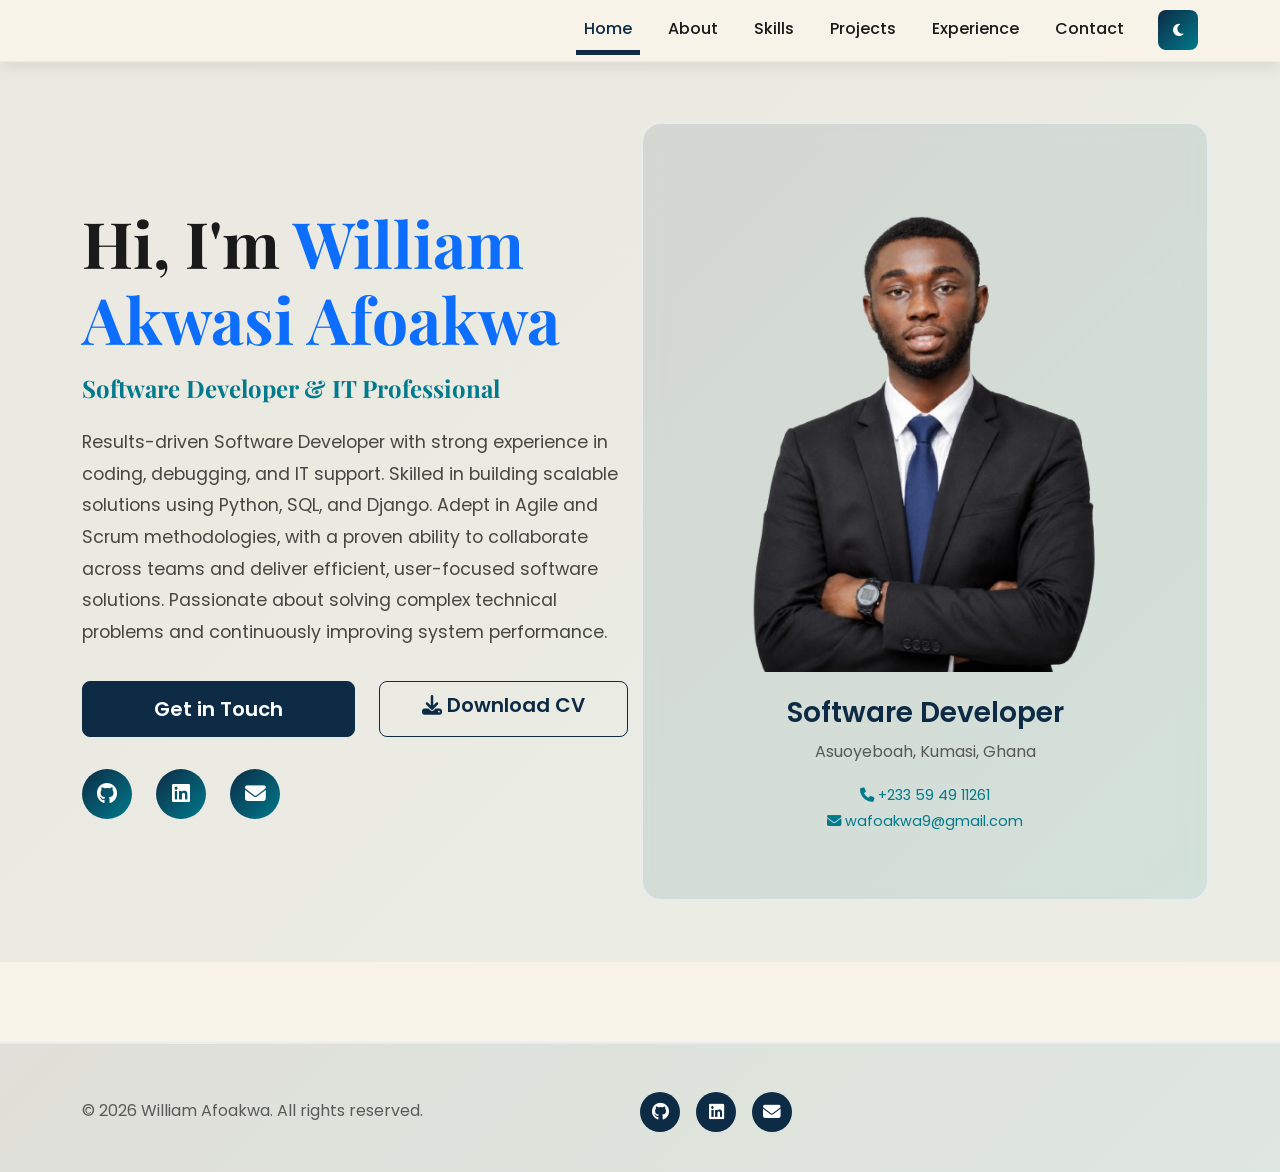
<file: index.html>
<!DOCTYPE html>
<html lang="en">
<head>
    <meta charset="UTF-8">
    <meta name="viewport" content="width=device-width, initial-scale=1.0">
    <meta name="description" content="William Akwasi Afoakwa - Software Developer & IT Professional. Professional portfolio showcasing projects, skills, and experience.">
    <meta name="keywords" content="developer, portfolio, web development, full stack, python, django">
    <meta name="author" content="William Akwasi Afoakwa">
    <meta property="og:title" content="William Akwasi Afoakwa - Software Developer">
    <meta property="og:description" content="Professional portfolio of William Akwasi Afoakwa, Software Developer & IT Professional">
    <meta property="og:type" content="website">

    <title>Home - William Afoakwa | Software Developer & IT Professional</title>
    <link rel="icon" href="img/William_logo.png" type="image/x-icon">

    <!-- Bootstrap CSS -->
    <link href="https://cdn.jsdelivr.net/npm/bootstrap@5.3.0/dist/css/bootstrap.min.css" rel="stylesheet">
    <!-- Font Awesome Icons -->
    <link href="https://cdnjs.cloudflare.com/ajax/libs/font-awesome/6.4.0/css/all.min.css" rel="stylesheet">
    <!-- Google Fonts -->
    <link href="https://fonts.googleapis.com/css2?family=Poppins:wght@400;500;600;700&family=Playfair+Display:wght@700&display=swap" rel="stylesheet">
    <!-- Custom CSS -->
    <link rel="stylesheet" href="css/style.css">
</head>
<body>
    <!-- Navigation -->
    <nav class="navbar navbar-expand-lg navbar-dark sticky-top" id="navbar">
        <div class="container-lg">
            <a class="navbar-brand" href="index.html">
                <span class="brand-text">
                  
                </span>
            </a>
            <button class="navbar-toggler" type="button" data-bs-toggle="collapse" data-bs-target="#navbarNav">
                <span class="navbar-toggler-icon"></span>
            </button>
            <div class="collapse navbar-collapse" id="navbarNav">
                <ul class="navbar-nav ms-auto">
                    <li class="nav-item"><a class="nav-link active" href="index.html">Home</a></li>
                    <li class="nav-item"><a class="nav-link" href="about.html">About</a></li>
                    <li class="nav-item"><a class="nav-link" href="skills.html">Skills</a></li>
                    <li class="nav-item"><a class="nav-link" href="projects.html">Projects</a></li>
                    <li class="nav-item"><a class="nav-link" href="experience.html">Experience</a></li>
                    <li class="nav-item"><a class="nav-link" href="contact.html">Contact</a></li>
                </ul>
            </div>
            <div class="theme-toggle ms-3">
                <button class="btn btn-sm theme-btn" id="themeBtn" title="Toggle Dark Mode">
                    <i class="fas fa-moon"></i>
                </button>
            </div>
        </div>
    </nav>

    <!-- Hero Section -->
    <section id="home" class="hero-section">
        <div class="container-lg">
            <div class="row align-items-center min-vh-100">
                <div class="col-lg-6">
                    <div class="hero-content">
                        <h1 class="hero-title">Hi, I'm <span class="text-primary">William Akwasi Afoakwa</span></h1>
                        <h2 class="hero-subtitle-2">Software Developer & IT Professional</h2>
                        <p class="hero-description">
                            Results-driven Software Developer with strong experience in coding, debugging, and IT support. Skilled in building scalable solutions using Python, SQL, and Django. Adept in Agile and Scrum methodologies, with a proven ability to collaborate across teams and deliver efficient, user-focused software solutions. Passionate about solving complex technical problems and continuously improving system performance.
                        </p>
                        <div class="hero-buttons">
                            <a href="contact.html" class="btn btn-primary btn-lg">Get in Touch</a>
                            <a href="resume.pdf" class="btn btn-outline-primary btn-lg" download>
                                <i class="fas fa-download"></i> Download CV
                            </a>
                        </div>
                        <div class="social-links">
                            <a href="https://github.com/tech-willson20" target="_blank" class="social-link">
                                <i class="fab fa-github"></i>
                            </a>
                            <a href="https://www.linkedin.com/in/william-afoakwa/" target="_blank" class="social-link">
                                <i class="fab fa-linkedin"></i>
                            </a>
                            <a href="mailto:wafoakwa9@gmail.com" class="social-link">
                                <i class="fas fa-envelope"></i>
                            </a>
                        </div>
                    </div>
                </div>
                <div class="col-lg-6">
                    <div class="hero-image">
                        <div class="profile-card">
                            <div class="profile-icon">
                                <img src="img/William_Akwasi_Afoakwa-removebg-preview.png">
                            </div>
                            <h3>Software Developer</h3>
                            <p>Asuoyeboah, Kumasi, Ghana</p>
                            <p style="font-size: 0.9rem; margin-top: 1rem; color: var(--secondary);">
                                <i class="fas fa-phone"></i> +233 59 49 11261<br>
                                <i class="fas fa-envelope"></i> wafoakwa9@gmail.com
                            </p>
                        </div>
                    </div>
                </div>
            </div>
        </div>
    </section>

    <!-- Footer -->
    <footer class="footer">
        <div class="container-lg">
            <div class="row mb-4">
                <div class="row align-items-center">
                    <div class="col-md-6">
                        <p class="text-muted mb-0">&copy; 2026 William Afoakwa. All rights reserved.</p>
                    </div>
               
                <div class="col-md-4">
                    <div class="footer-social">
                        <a href="https://github.com/tech-willson-20" target="_blank"><i class="fab fa-github"></i></a>
                        <a href="https://linkedin.com/in/william-afoakwa" target="_blank"><i class="fab fa-linkedin"></i></a>
                        <a href="mailto:williamankapong@gmail.com"><i class="fas fa-envelope"></i></a>
                    </div>
                </div>
                
            </div>
        </div>
    </footer>

    <!-- Bootstrap JS -->
    <script src="https://cdn.jsdelivr.net/npm/bootstrap@5.3.0/dist/js/bootstrap.bundle.min.js"></script>
    <!-- Custom JS -->
    <script src="js/script.js"></script>
</body>
</html>
</file>
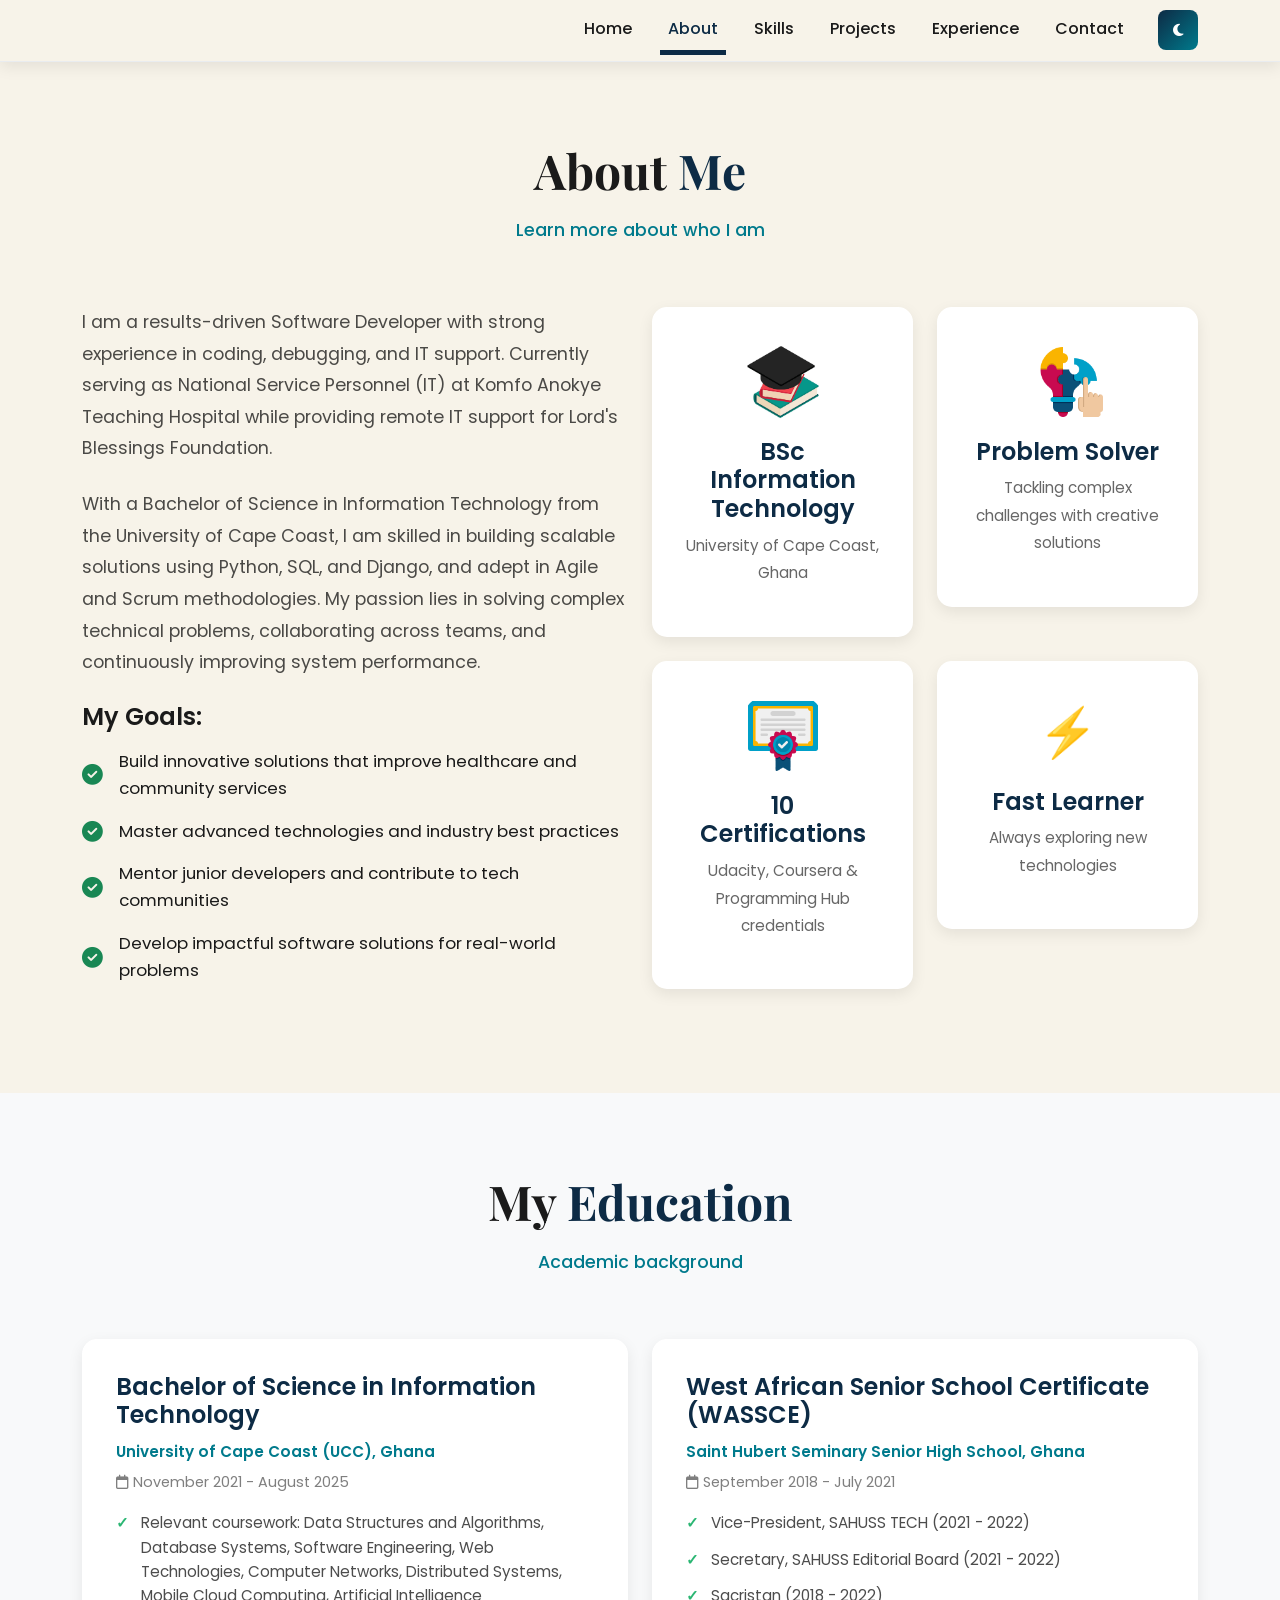
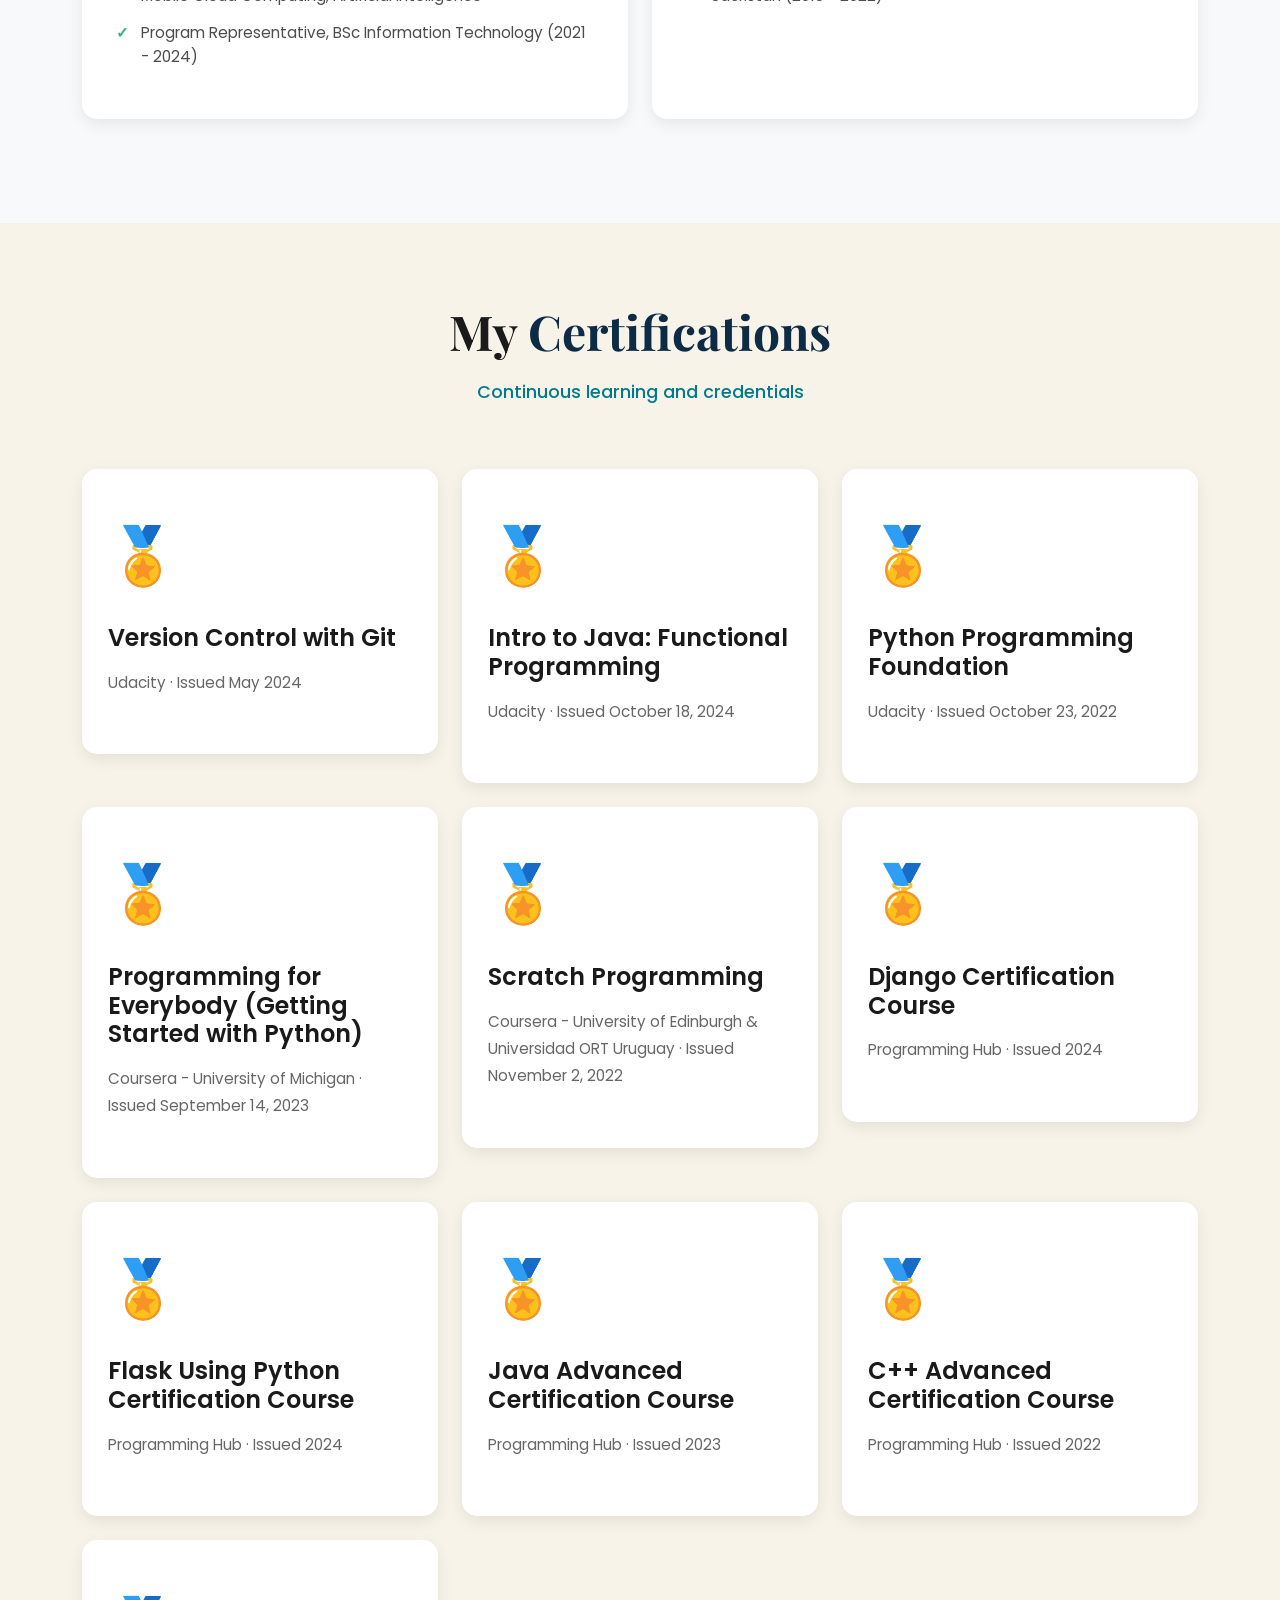
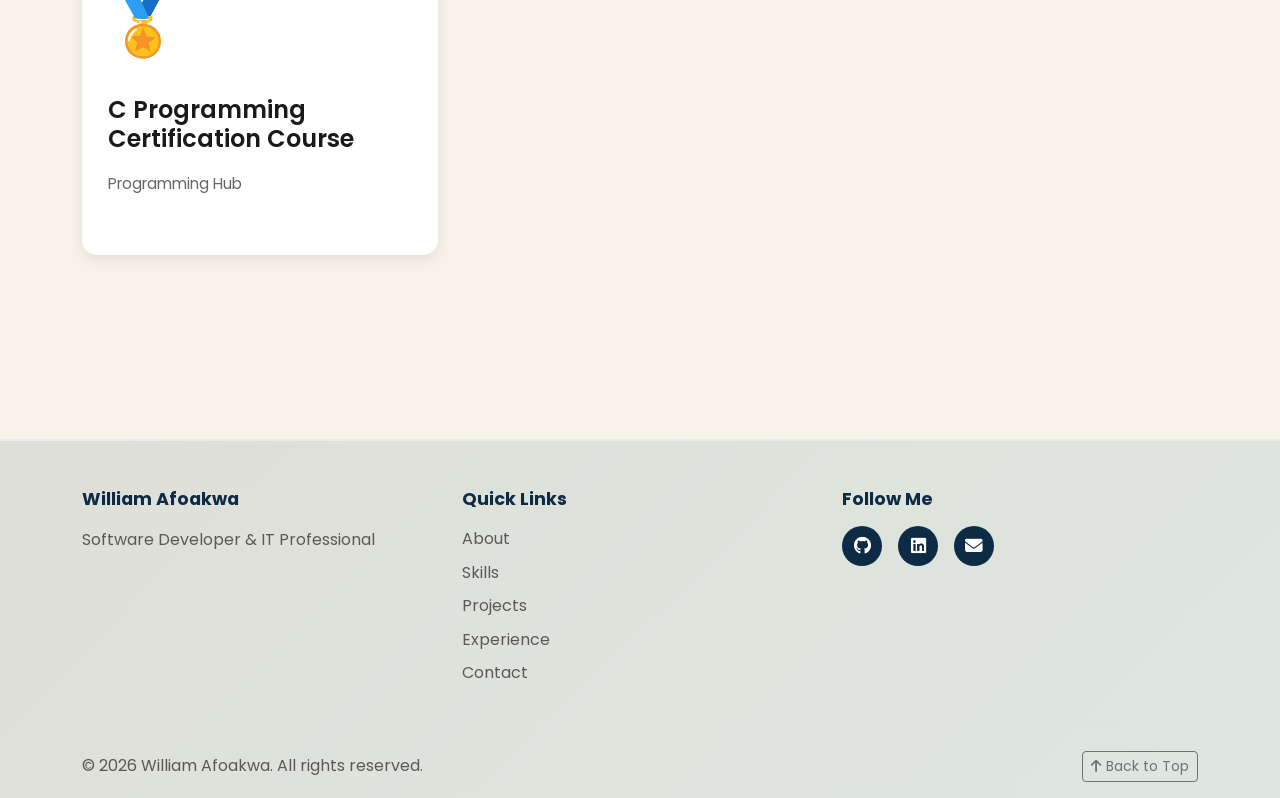
<file: about.html>
<!DOCTYPE html>
<html lang="en">
<head>
    <meta charset="UTF-8">
    <meta name="viewport" content="width=device-width, initial-scale=1.0">
    <meta name="description" content="Learn more about William Akwasi Afoakwa's background, education, and certifications - a results-driven Software Developer & IT Professional based in Kumasi, Ghana.">
    <meta name="keywords" content="developer, portfolio, web development, full stack, python, django">
    <meta name="author" content="William Akwasi Afoakwa">
    <meta property="og:title" content="William Akwasi Afoakwa - Software Developer">
    <meta property="og:description" content="Professional portfolio of William Akwasi Afoakwa, Software Developer & IT Professional">
    <meta property="og:type" content="website">

    <title>About - William Afoakwa | Software Developer & IT Professional</title>
    <link rel="icon" href="img/William_logo.png" type="image/x-icon">

    <!-- Bootstrap CSS -->
    <link href="https://cdn.jsdelivr.net/npm/bootstrap@5.3.0/dist/css/bootstrap.min.css" rel="stylesheet">
    <!-- Font Awesome Icons -->
    <link href="https://cdnjs.cloudflare.com/ajax/libs/font-awesome/6.4.0/css/all.min.css" rel="stylesheet">
    <!-- Google Fonts -->
    <link href="https://fonts.googleapis.com/css2?family=Poppins:wght@400;500;600;700&family=Playfair+Display:wght@700&display=swap" rel="stylesheet">
    <!-- Custom CSS -->
    <link rel="stylesheet" href="css/style.css">
</head>
<body>
    <!-- Navigation -->
    <nav class="navbar navbar-expand-lg navbar-dark sticky-top" id="navbar">
        <div class="container-lg">
            <a class="navbar-brand" href="index.html">
                <span class="brand-text">
                  
                </span>
            </a>
            <button class="navbar-toggler" type="button" data-bs-toggle="collapse" data-bs-target="#navbarNav">
                <span class="navbar-toggler-icon"></span>
            </button>
            <div class="collapse navbar-collapse" id="navbarNav">
                <ul class="navbar-nav ms-auto">
                    <li class="nav-item"><a class="nav-link" href="index.html">Home</a></li>
                    <li class="nav-item"><a class="nav-link active" href="about.html">About</a></li>
                    <li class="nav-item"><a class="nav-link" href="skills.html">Skills</a></li>
                    <li class="nav-item"><a class="nav-link" href="projects.html">Projects</a></li>
                    <li class="nav-item"><a class="nav-link" href="experience.html">Experience</a></li>
                    <li class="nav-item"><a class="nav-link" href="contact.html">Contact</a></li>
                </ul>
            </div>
            <div class="theme-toggle ms-3">
                <button class="btn btn-sm theme-btn" id="themeBtn" title="Toggle Dark Mode">
                    <i class="fas fa-moon"></i>
                </button>
            </div>
        </div>
    </nav>

    <!-- About Section -->
    <section id="about" class="section about-section">
        <div class="container-lg">
            <div class="section-header">
                <h2>About <span class="text-primary">Me</span></h2>
                <p class="section-subtitle">Learn more about who I am</p>
            </div>

            <div class="row">
                <div class="col-lg-6 mb-4 mb-lg-0">
                    <p class="about-text">
                        I am a results-driven Software Developer with strong experience in coding, debugging, and IT support. Currently serving as National Service Personnel (IT) at Komfo Anokye Teaching Hospital while providing remote IT support for Lord's Blessings Foundation.
                    </p>
                    <p class="about-text">
                        With a Bachelor of Science in Information Technology from the University of Cape Coast, I am skilled in building scalable solutions using Python, SQL, and Django, and adept in Agile and Scrum methodologies. My passion lies in solving complex technical problems, collaborating across teams, and continuously improving system performance.
                    </p>
                    <h4 class="mt-4 mb-3">My Goals:</h4>
                    <ul class="goals-list">
                        <li><i class="fas fa-check-circle text-success"></i> Build innovative solutions that improve healthcare and community services</li>
                        <li><i class="fas fa-check-circle text-success"></i> Master advanced technologies and industry best practices</li>
                        <li><i class="fas fa-check-circle text-success"></i> Mentor junior developers and contribute to tech communities</li>
                        <li><i class="fas fa-check-circle text-success"></i> Develop impactful software solutions for real-world problems</li>
                    </ul>
                </div>
                <div class="col-lg-6">
                    <div class="row">
                        <div class="col-sm-6 mb-4">
                            <div class="highlight-card">
                                <div class="highlight-icon">
                                    <img src="img/education.jpg" alt="Education">
                                </div>
                                <h4>BSc Information Technology</h4>
                                <p>University of Cape Coast, Ghana</p>
                            </div>
                        </div>
                        <div class="col-sm-6 mb-4">
                            <div class="highlight-card">
                                <div class="highlight-icon">
                                    <img src="img/problem.png" alt="Problem Solving">
                                </div>
                                <h4>Problem Solver</h4>
                                <p>Tackling complex challenges with creative solutions</p>
                            </div>
                        </div>
                        <div class="col-sm-6 mb-4">
                            <div class="highlight-card">
                                <div class="highlight-icon">
                                    <img src="img/cert.png" alt="Certifications">
                                </div>
                                <h4>10 Certifications</h4>
                                <p>Udacity, Coursera & Programming Hub credentials</p>
                            </div>
                        </div>
                        <div class="col-sm-6 mb-4">
                            <div class="highlight-card">
                                <div class="highlight-icon">⚡</div>
                                <h4>Fast Learner</h4>
                                <p>Always exploring new technologies</p>
                            </div>
                        </div>
                    </div>
                </div>
            </div>
        </div>
    </section>

    <!-- Education Section -->
    <section id="education" class="section education-section bg-light">
        <div class="container-lg">
            <div class="section-header">
                <h2>My <span class="text-primary">Education</span></h2>
                <p class="section-subtitle">Academic background</p>
            </div>

            <div class="row">
                <div class="col-lg-6 mb-4">
                    <div class="highlight-card text-start h-100">
                        <h4>Bachelor of Science in Information Technology</h4>
                        <p class="company mb-1" style="color: var(--secondary); font-weight: 600;">University of Cape Coast (UCC), Ghana</p>
                        <p class="duration mb-3" style="color: rgba(0,0,0,0.5); font-size:0.9rem;"><i class="far fa-calendar"></i> November 2021 - August 2025</p>
                        <ul class="achievements">
                            <li>Relevant coursework: Data Structures and Algorithms, Database Systems, Software Engineering, Web Technologies, Computer Networks, Distributed Systems, Mobile Cloud Computing, Artificial Intelligence</li>
                            <li>Program Representative, BSc Information Technology (2021 - 2024)</li>
                        </ul>
                    </div>
                </div>
                <div class="col-lg-6 mb-4">
                    <div class="highlight-card text-start h-100">
                        <h4>West African Senior School Certificate (WASSCE)</h4>
                        <p class="company mb-1" style="color: var(--secondary); font-weight: 600;">Saint Hubert Seminary Senior High School, Ghana</p>
                        <p class="duration mb-3" style="color: rgba(0,0,0,0.5); font-size:0.9rem;"><i class="far fa-calendar"></i> September 2018 - July 2021</p>
                        <ul class="achievements">
                            <li>Vice-President, SAHUSS TECH (2021 - 2022)</li>
                            <li>Secretary, SAHUSS Editorial Board (2021 - 2022)</li>
                            <li>Sacristan (2018 - 2022)</li>
                        </ul>
                    </div>
                </div>
            </div>
        </div>
    </section>

    <!-- Certifications Section -->
    <section id="certifications" class="section certifications-section">
        <div class="container-lg">
            <div class="section-header">
                <h2>My <span class="text-primary">Certifications</span></h2>
                <p class="section-subtitle">Continuous learning and credentials</p>
            </div>

            <div class="row">
                <div class="col-md-6 col-lg-4 mb-4">
                    <div class="service-card text-start">
                        <div class="service-icon">🏅</div>
                        <h4>Version Control with Git</h4>
                        <p>Udacity &middot; Issued May 2024</p>
                    </div>
                </div>
                <div class="col-md-6 col-lg-4 mb-4">
                    <div class="service-card text-start">
                        <div class="service-icon">🏅</div>
                        <h4>Intro to Java: Functional Programming</h4>
                        <p>Udacity &middot; Issued October 18, 2024</p>
                    </div>
                </div>
                <div class="col-md-6 col-lg-4 mb-4">
                    <div class="service-card text-start">
                        <div class="service-icon">🏅</div>
                        <h4>Python Programming Foundation</h4>
                        <p>Udacity &middot; Issued October 23, 2022</p>
                    </div>
                </div>
                <div class="col-md-6 col-lg-4 mb-4">
                    <div class="service-card text-start">
                        <div class="service-icon">🏅</div>
                        <h4>Programming for Everybody (Getting Started with Python)</h4>
                        <p>Coursera - University of Michigan &middot; Issued September 14, 2023</p>
                    </div>
                </div>
                <div class="col-md-6 col-lg-4 mb-4">
                    <div class="service-card text-start">
                        <div class="service-icon">🏅</div>
                        <h4>Scratch Programming</h4>
                        <p>Coursera - University of Edinburgh & Universidad ORT Uruguay &middot; Issued November 2, 2022</p>
                    </div>
                </div>
                <div class="col-md-6 col-lg-4 mb-4">
                    <div class="service-card text-start">
                        <div class="service-icon">🏅</div>
                        <h4>Django Certification Course</h4>
                        <p>Programming Hub &middot; Issued 2024</p>
                    </div>
                </div>
                <div class="col-md-6 col-lg-4 mb-4">
                    <div class="service-card text-start">
                        <div class="service-icon">🏅</div>
                        <h4>Flask Using Python Certification Course</h4>
                        <p>Programming Hub &middot; Issued 2024</p>
                    </div>
                </div>
                <div class="col-md-6 col-lg-4 mb-4">
                    <div class="service-card text-start">
                        <div class="service-icon">🏅</div>
                        <h4>Java Advanced Certification Course</h4>
                        <p>Programming Hub &middot; Issued 2023</p>
                    </div>
                </div>
                <div class="col-md-6 col-lg-4 mb-4">
                    <div class="service-card text-start">
                        <div class="service-icon">🏅</div>
                        <h4>C++ Advanced Certification Course</h4>
                        <p>Programming Hub &middot; Issued 2022</p>
                    </div>
                </div>
                <div class="col-md-6 col-lg-4 mb-4">
                    <div class="service-card text-start">
                        <div class="service-icon">🏅</div>
                        <h4>C Programming Certification Course</h4>
                        <p>Programming Hub</p>
                    </div>
                </div>
            </div>
        </div>
    </section>

    <!-- Footer -->
    <footer class="footer">
        <div class="container-lg">
            <div class="row mb-4">
                <div class="col-md-4 mb-4 mb-md-0">
                    <h5>William Afoakwa</h5>
                    <p>Software Developer & IT Professional</p>
                </div>
                <div class="col-md-4 mb-4 mb-md-0">
                    <h5>Quick Links</h5>
                    <ul class="footer-links">
                        <li><a href="about.html">About</a></li>
                        <li><a href="skills.html">Skills</a></li>
                        <li><a href="projects.html">Projects</a></li>
                        <li><a href="experience.html">Experience</a></li>
                        <li><a href="contact.html">Contact</a></li>
                    </ul>
                </div>
                <div class="col-md-4">
                    <h5>Follow Me</h5>
                    <div class="footer-social">
                        <a href="https://github.com/tech-willson-20" target="_blank"><i class="fab fa-github"></i></a>
                        <a href="https://linkedin.com/in/william-afoakwa" target="_blank"><i class="fab fa-linkedin"></i></a>
                        <a href="mailto:williamankapong@gmail.com"><i class="fas fa-envelope"></i></a>
                    </div>
                </div>
            </div>
            <div class="border-top pt-4">
                <div class="row align-items-center">
                    <div class="col-md-6">
                        <p class="text-muted mb-0">&copy; 2026 William Afoakwa. All rights reserved.</p>
                    </div>
                    <div class="col-md-6 text-md-end">
                        <button class="btn btn-sm btn-outline-secondary" id="scrollToTop">
                            <i class="fas fa-arrow-up"></i> Back to Top
                        </button>
                    </div>
                </div>
            </div>
        </div>
    </footer>

    <!-- Bootstrap JS -->
    <script src="https://cdn.jsdelivr.net/npm/bootstrap@5.3.0/dist/js/bootstrap.bundle.min.js"></script>
    <!-- Custom JS -->
    <script src="js/script.js"></script>
</body>
</html>
</file>
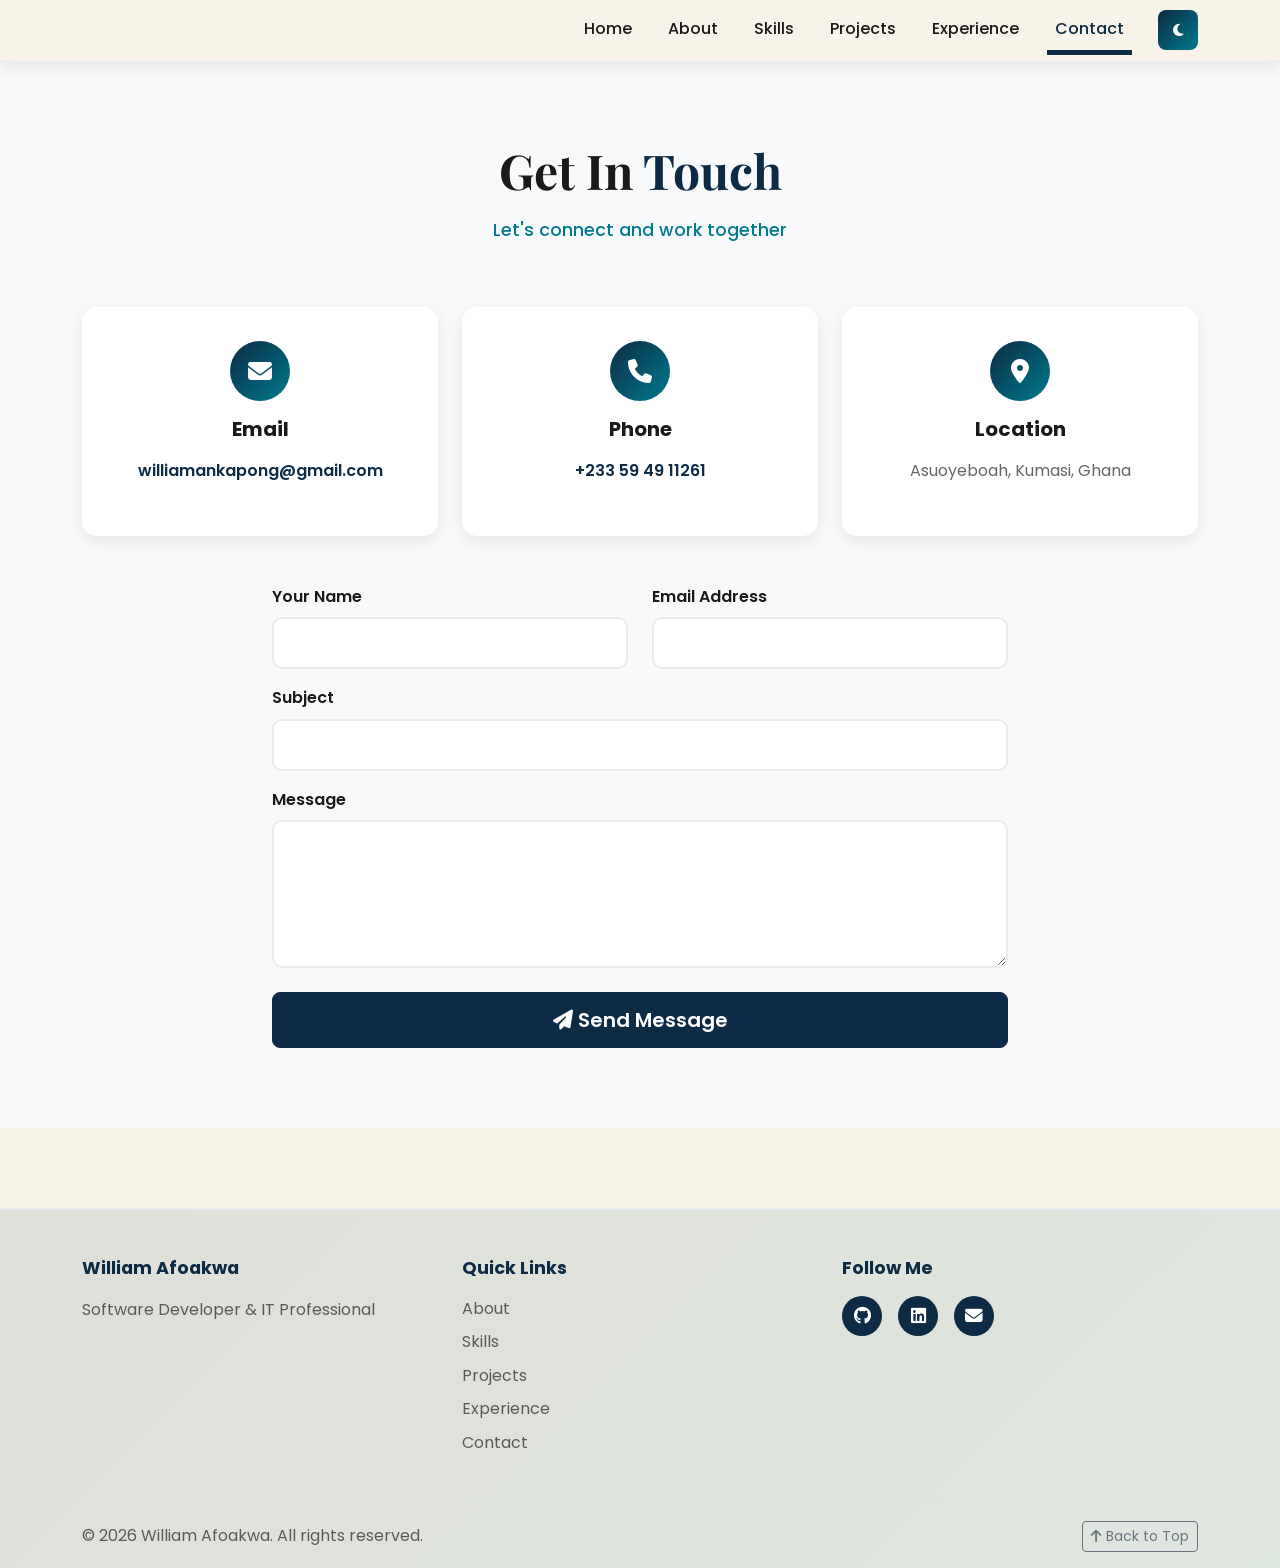
<file: contact.html>
<!DOCTYPE html>
<html lang="en">
<head>
    <meta charset="UTF-8">
    <meta name="viewport" content="width=device-width, initial-scale=1.0">
    <meta name="description" content="Get in touch with William Afoakwa for software development or IT support opportunities.">
    <meta name="keywords" content="developer, portfolio, web development, full stack, python, django">
    <meta name="author" content="William Akwasi Afoakwa">
    <meta property="og:title" content="William Akwasi Afoakwa - Software Developer">
    <meta property="og:description" content="Professional portfolio of William Akwasi Afoakwa, Software Developer & IT Professional">
    <meta property="og:type" content="website">

    <title>Contact - William Afoakwa | Software Developer & IT Professional</title>
    <link rel="icon" href="img/William_logo.png" type="image/x-icon">

    <!-- Bootstrap CSS -->
    <link href="https://cdn.jsdelivr.net/npm/bootstrap@5.3.0/dist/css/bootstrap.min.css" rel="stylesheet">
    <!-- Font Awesome Icons -->
    <link href="https://cdnjs.cloudflare.com/ajax/libs/font-awesome/6.4.0/css/all.min.css" rel="stylesheet">
    <!-- Google Fonts -->
    <link href="https://fonts.googleapis.com/css2?family=Poppins:wght@400;500;600;700&family=Playfair+Display:wght@700&display=swap" rel="stylesheet">
    <!-- Custom CSS -->
    <link rel="stylesheet" href="css/style.css">
</head>
<body>
    <!-- Navigation -->
    <nav class="navbar navbar-expand-lg navbar-dark sticky-top" id="navbar">
        <div class="container-lg">
            <a class="navbar-brand" href="index.html">
                <span class="brand-text">
                  
                </span>
            </a>
            <button class="navbar-toggler" type="button" data-bs-toggle="collapse" data-bs-target="#navbarNav">
                <span class="navbar-toggler-icon"></span>
            </button>
            <div class="collapse navbar-collapse" id="navbarNav">
                <ul class="navbar-nav ms-auto">
                    <li class="nav-item"><a class="nav-link" href="index.html">Home</a></li>
                    <li class="nav-item"><a class="nav-link" href="about.html">About</a></li>
                    <li class="nav-item"><a class="nav-link" href="skills.html">Skills</a></li>
                    <li class="nav-item"><a class="nav-link" href="projects.html">Projects</a></li>
                    <li class="nav-item"><a class="nav-link" href="experience.html">Experience</a></li>
                    <li class="nav-item"><a class="nav-link active" href="contact.html">Contact</a></li>
                </ul>
            </div>
            <div class="theme-toggle ms-3">
                <button class="btn btn-sm theme-btn" id="themeBtn" title="Toggle Dark Mode">
                    <i class="fas fa-moon"></i>
                </button>
            </div>
        </div>
    </nav>

    <!-- Contact Section -->
    <section id="contact" class="section contact-section bg-light">
        <div class="container-lg">
            <div class="section-header">
                <h2>Get In <span class="text-primary">Touch</span></h2>
                <p class="section-subtitle">Let's connect and work together</p>
            </div>

            <div class="row mb-5">
                <div class="col-md-4 mb-4 mb-md-0">
                    <div class="contact-card">
                        <div class="contact-icon">
                            <i class="fas fa-envelope"></i>
                        </div>
                        <h5>Email</h5>
                        <p><a href="mailto:williamankapong@gmail.com">williamankapong@gmail.com</a></p>
                    </div>
                </div>
                <div class="col-md-4 mb-4 mb-md-0">
                    <div class="contact-card">
                        <div class="contact-icon">
                            <i class="fas fa-phone"></i>
                        </div>
                        <h5>Phone</h5>
                        <p><a href="tel:+233594911261">+233 59 49 11261</a></p>
                    </div>
                </div>
                <div class="col-md-4">
                    <div class="contact-card">
                        <div class="contact-icon">
                            <i class="fas fa-map-marker-alt"></i>
                        </div>
                        <h5>Location</h5>
                        <p>Asuoyeboah, Kumasi, Ghana</p>
                    </div>
                </div>
            </div>

            <!-- Contact Form -->
            <div class="row">
                <div class="col-lg-8 mx-auto">
                    <form id="contactForm" class="contact-form">
                        <div class="row">
                            <div class="col-md-6 mb-3">
                                <label for="name" class="form-label">Your Name</label>
                                <input type="text" class="form-control" id="name" name="name" required>
                            </div>
                            <div class="col-md-6 mb-3">
                                <label for="email" class="form-label">Email Address</label>
                                <input type="email" class="form-control" id="email" name="email" required>
                            </div>
                        </div>
                        <div class="mb-3">
                            <label for="subject" class="form-label">Subject</label>
                            <input type="text" class="form-control" id="subject" name="subject" required>
                        </div>
                        <div class="mb-4">
                            <label for="message" class="form-label">Message</label>
                            <textarea class="form-control" id="message" name="message" rows="5" required></textarea>
                        </div>
                        <button type="submit" class="btn btn-primary btn-lg w-100">
                            <i class="fas fa-paper-plane"></i> Send Message
                        </button>
                    </form>
                </div>
            </div>
        </div>
    </section>

    <!-- Footer -->
    <footer class="footer">
        <div class="container-lg">
            <div class="row mb-4">
                <div class="col-md-4 mb-4 mb-md-0">
                    <h5>William Afoakwa</h5>
                    <p>Software Developer & IT Professional</p>
                </div>
                <div class="col-md-4 mb-4 mb-md-0">
                    <h5>Quick Links</h5>
                    <ul class="footer-links">
                        <li><a href="about.html">About</a></li>
                        <li><a href="skills.html">Skills</a></li>
                        <li><a href="projects.html">Projects</a></li>
                        <li><a href="experience.html">Experience</a></li>
                        <li><a href="contact.html">Contact</a></li>
                    </ul>
                </div>
                <div class="col-md-4">
                    <h5>Follow Me</h5>
                    <div class="footer-social">
                        <a href="https://github.com/tech-willson-20" target="_blank"><i class="fab fa-github"></i></a>
                        <a href="https://linkedin.com/in/william-afoakwa" target="_blank"><i class="fab fa-linkedin"></i></a>
                        <a href="mailto:williamankapong@gmail.com"><i class="fas fa-envelope"></i></a>
                    </div>
                </div>
            </div>
            <div class="border-top pt-4">
                <div class="row align-items-center">
                    <div class="col-md-6">
                        <p class="text-muted mb-0">&copy; 2026 William Afoakwa. All rights reserved.</p>
                    </div>
                    <div class="col-md-6 text-md-end">
                        <button class="btn btn-sm btn-outline-secondary" id="scrollToTop">
                            <i class="fas fa-arrow-up"></i> Back to Top
                        </button>
                    </div>
                </div>
            </div>
        </div>
    </footer>

    <!-- Bootstrap JS -->
    <script src="https://cdn.jsdelivr.net/npm/bootstrap@5.3.0/dist/js/bootstrap.bundle.min.js"></script>
    <!-- Custom JS -->
    <script src="js/script.js"></script>
</body>
</html>
</file>
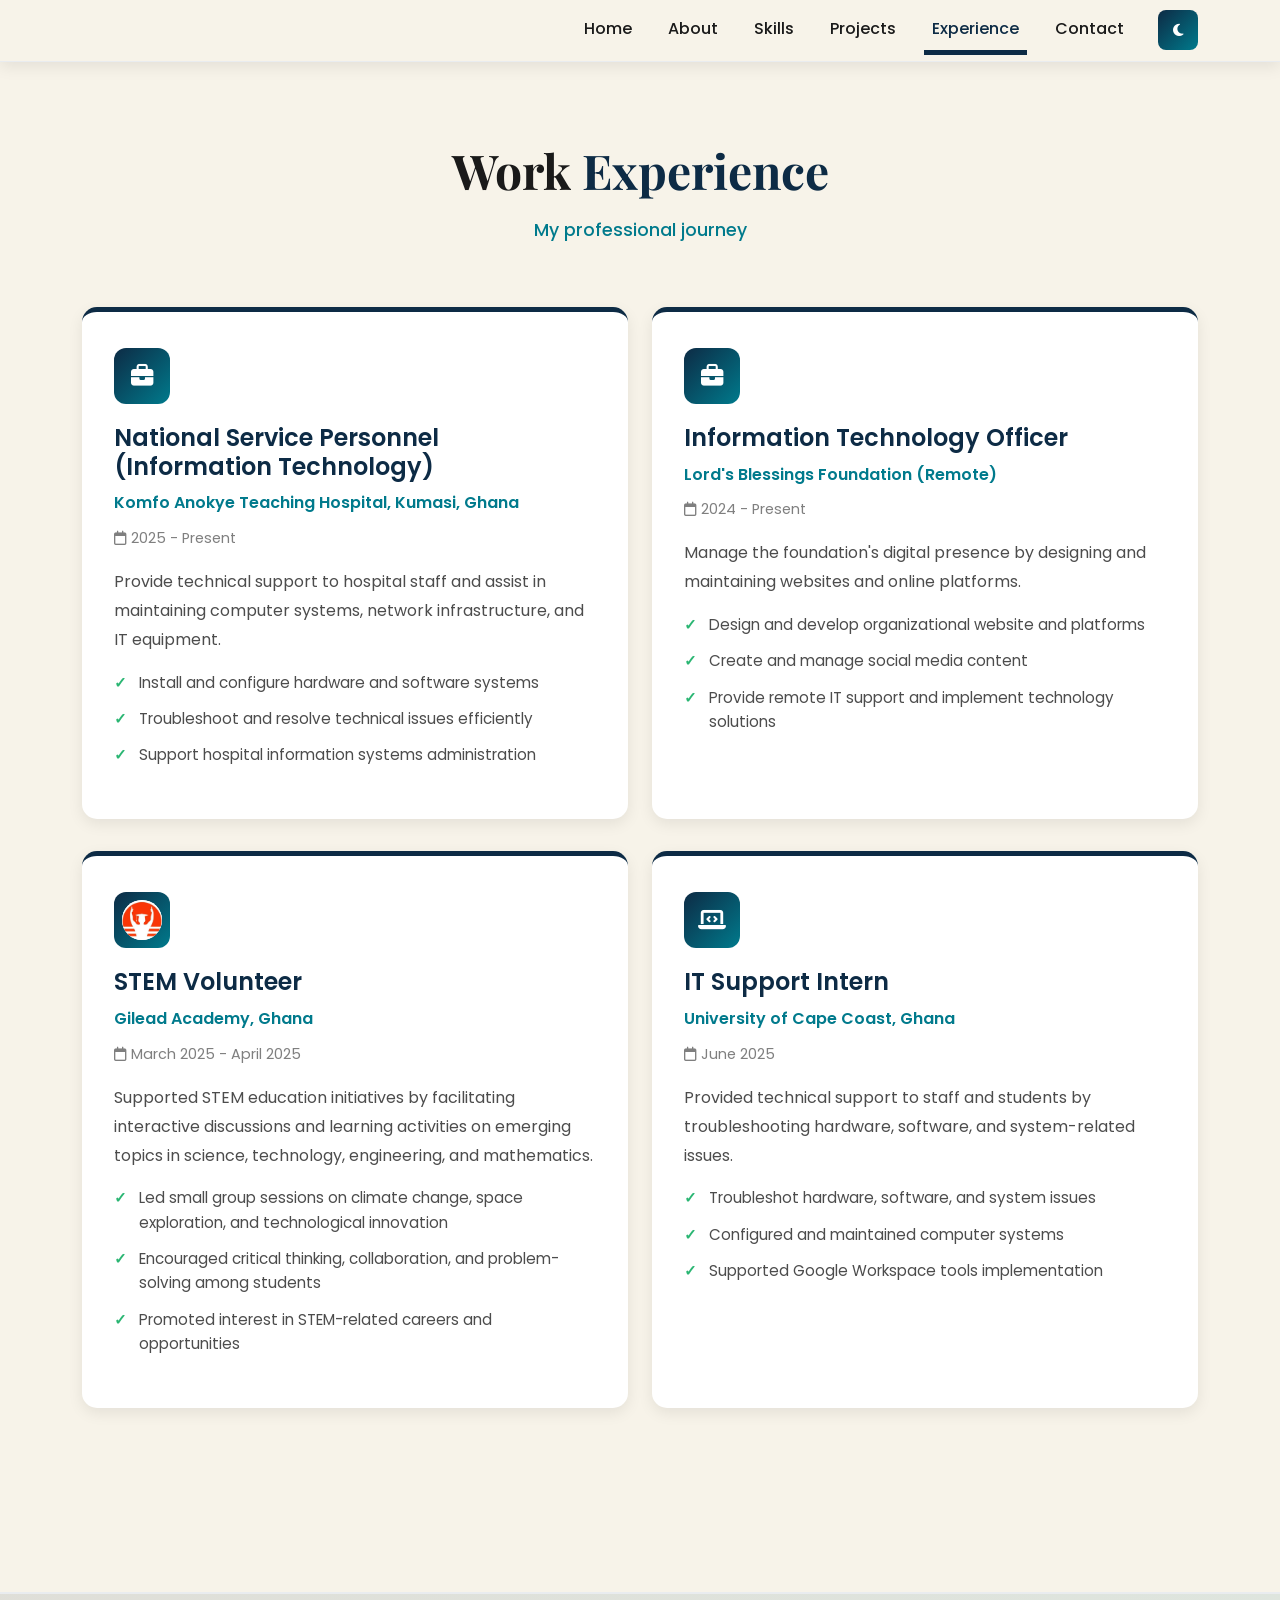
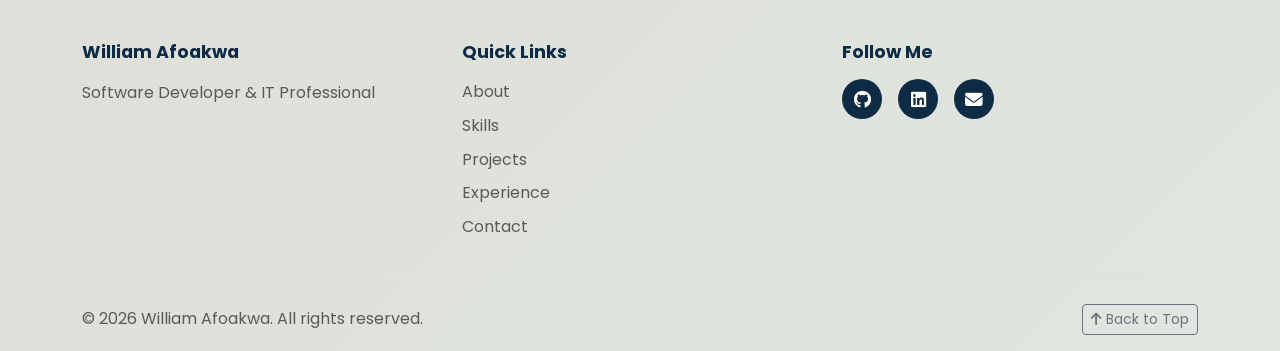
<file: experience.html>
<!DOCTYPE html>
<html lang="en">
<head>
    <meta charset="UTF-8">
    <meta name="viewport" content="width=device-width, initial-scale=1.0">
    <meta name="description" content="William Afoakwa's professional work experience in IT support and software development.">
    <meta name="keywords" content="developer, portfolio, web development, full stack, python, django">
    <meta name="author" content="William Akwasi Afoakwa">
    <meta property="og:title" content="William Akwasi Afoakwa - Software Developer">
    <meta property="og:description" content="Professional portfolio of William Akwasi Afoakwa, Software Developer & IT Professional">
    <meta property="og:type" content="website">

    <title>Experience - William Afoakwa | Software Developer & IT Professional</title>
    <link rel="icon" href="img/William_logo.png" type="image/x-icon">

    <!-- Bootstrap CSS -->
    <link href="https://cdn.jsdelivr.net/npm/bootstrap@5.3.0/dist/css/bootstrap.min.css" rel="stylesheet">
    <!-- Font Awesome Icons -->
    <link href="https://cdnjs.cloudflare.com/ajax/libs/font-awesome/6.4.0/css/all.min.css" rel="stylesheet">
    <!-- Google Fonts -->
    <link href="https://fonts.googleapis.com/css2?family=Poppins:wght@400;500;600;700&family=Playfair+Display:wght@700&display=swap" rel="stylesheet">
    <!-- Custom CSS -->
    <link rel="stylesheet" href="css/style.css">
</head>
<body>
    <!-- Navigation -->
    <nav class="navbar navbar-expand-lg navbar-dark sticky-top" id="navbar">
        <div class="container-lg">
            <a class="navbar-brand" href="index.html">
                <span class="brand-text">
                  
                </span>
            </a>
            <button class="navbar-toggler" type="button" data-bs-toggle="collapse" data-bs-target="#navbarNav">
                <span class="navbar-toggler-icon"></span>
            </button>
            <div class="collapse navbar-collapse" id="navbarNav">
                <ul class="navbar-nav ms-auto">
                    <li class="nav-item"><a class="nav-link" href="index.html">Home</a></li>
                    <li class="nav-item"><a class="nav-link" href="about.html">About</a></li>
                    <li class="nav-item"><a class="nav-link" href="skills.html">Skills</a></li>
                    <li class="nav-item"><a class="nav-link" href="projects.html">Projects</a></li>
                    <li class="nav-item"><a class="nav-link active" href="experience.html">Experience</a></li>
                    <li class="nav-item"><a class="nav-link" href="contact.html">Contact</a></li>
                </ul>
            </div>
            <div class="theme-toggle ms-3">
                <button class="btn btn-sm theme-btn" id="themeBtn" title="Toggle Dark Mode">
                    <i class="fas fa-moon"></i>
                </button>
            </div>
        </div>
    </nav>

    <!-- Experience Section -->
    <section id="experience" class="section experience-section">
        <div class="container-lg">
            <div class="section-header">
                <h2>Work <span class="text-primary">Experience</span></h2>
                <p class="section-subtitle">My professional journey</p>
            </div>

            <div class="row experience-grid">
                <div class="col-md-6 mb-4">
                    <div class="experience-card">
                        <div class="experience-card-icon">
                            <i class="fas fa-briefcase"></i>
                        </div>
                        <h4>National Service Personnel (Information Technology)</h4>
                        <p class="company">Komfo Anokye Teaching Hospital, Kumasi, Ghana</p>
                        <p class="duration"><i class="far fa-calendar"></i> 2025 - Present</p>
                        <p>Provide technical support to hospital staff and assist in maintaining computer systems, network infrastructure, and IT equipment.</p>
                        <ul class="achievements">
                            <li>Install and configure hardware and software systems</li>
                            <li>Troubleshoot and resolve technical issues efficiently</li>
                            <li>Support hospital information systems administration</li>
                        </ul>
                    </div>
                </div>

                <div class="col-md-6 mb-4">
                    <div class="experience-card">
                        <div class="experience-card-icon">
                            <i class="fas fa-briefcase"></i>
                        </div>
                        <h4>Information Technology Officer</h4>
                        <p class="company">Lord's Blessings Foundation (Remote)</p>
                        <p class="duration"><i class="far fa-calendar"></i> 2024 - Present</p>
                        <p>Manage the foundation's digital presence by designing and maintaining websites and online platforms.</p>
                        <ul class="achievements">
                            <li>Design and develop organizational website and platforms</li>
                            <li>Create and manage social media content</li>
                            <li>Provide remote IT support and implement technology solutions</li>
                        </ul>
                    </div>
                </div>

                <div class="col-md-6 mb-4">
                    <div class="experience-card">
                        <div class="experience-card-icon">
                            <img src="img/stem.jpg" alt="STEM Volunteer">
                        </div>
                        <h4>STEM Volunteer</h4>
                        <p class="company">Gilead Academy, Ghana</p>
                        <p class="duration"><i class="far fa-calendar"></i> March 2025 - April 2025</p>
                        <p>Supported STEM education initiatives by facilitating interactive discussions and learning activities on emerging topics in science, technology, engineering, and mathematics.</p>
                        <ul class="achievements">
                            <li>Led small group sessions on climate change, space exploration, and technological innovation</li>
                            <li>Encouraged critical thinking, collaboration, and problem-solving among students</li>
                            <li>Promoted interest in STEM-related careers and opportunities</li>
                        </ul>
                    </div>
                </div>

                <div class="col-md-6 mb-4">
                    <div class="experience-card">
                        <div class="experience-card-icon">
                            <i class="fas fa-laptop-code"></i>
                        </div>
                        <h4>IT Support Intern</h4>
                        <p class="company">University of Cape Coast, Ghana</p>
                        <p class="duration"><i class="far fa-calendar"></i> June 2025</p>
                        <p>Provided technical support to staff and students by troubleshooting hardware, software, and system-related issues.</p>
                        <ul class="achievements">
                            <li>Troubleshot hardware, software, and system issues</li>
                            <li>Configured and maintained computer systems</li>
                            <li>Supported Google Workspace tools implementation</li>
                        </ul>
                    </div>
                </div>
            </div>
        </div>
    </section>

    <!-- Footer -->
    <footer class="footer">
        <div class="container-lg">
            <div class="row mb-4">
                <div class="col-md-4 mb-4 mb-md-0">
                    <h5>William Afoakwa</h5>
                    <p>Software Developer & IT Professional</p>
                </div>
                <div class="col-md-4 mb-4 mb-md-0">
                    <h5>Quick Links</h5>
                    <ul class="footer-links">
                        <li><a href="about.html">About</a></li>
                        <li><a href="skills.html">Skills</a></li>
                        <li><a href="projects.html">Projects</a></li>
                        <li><a href="experience.html">Experience</a></li>
                        <li><a href="contact.html">Contact</a></li>
                    </ul>
                </div>
                <div class="col-md-4">
                    <h5>Follow Me</h5>
                    <div class="footer-social">
                        <a href="https://github.com/tech-willson-20" target="_blank"><i class="fab fa-github"></i></a>
                        <a href="https://linkedin.com/in/william-afoakwa" target="_blank"><i class="fab fa-linkedin"></i></a>
                        <a href="mailto:williamankapong@gmail.com"><i class="fas fa-envelope"></i></a>
                    </div>
                </div>
            </div>
            <div class="border-top pt-4">
                <div class="row align-items-center">
                    <div class="col-md-6">
                        <p class="text-muted mb-0">&copy; 2026 William Afoakwa. All rights reserved.</p>
                    </div>
                    <div class="col-md-6 text-md-end">
                        <button class="btn btn-sm btn-outline-secondary" id="scrollToTop">
                            <i class="fas fa-arrow-up"></i> Back to Top
                        </button>
                    </div>
                </div>
            </div>
        </div>
    </footer>

    <!-- Bootstrap JS -->
    <script src="https://cdn.jsdelivr.net/npm/bootstrap@5.3.0/dist/js/bootstrap.bundle.min.js"></script>
    <!-- Custom JS -->
    <script src="js/script.js"></script>
</body>
</html>
</file>
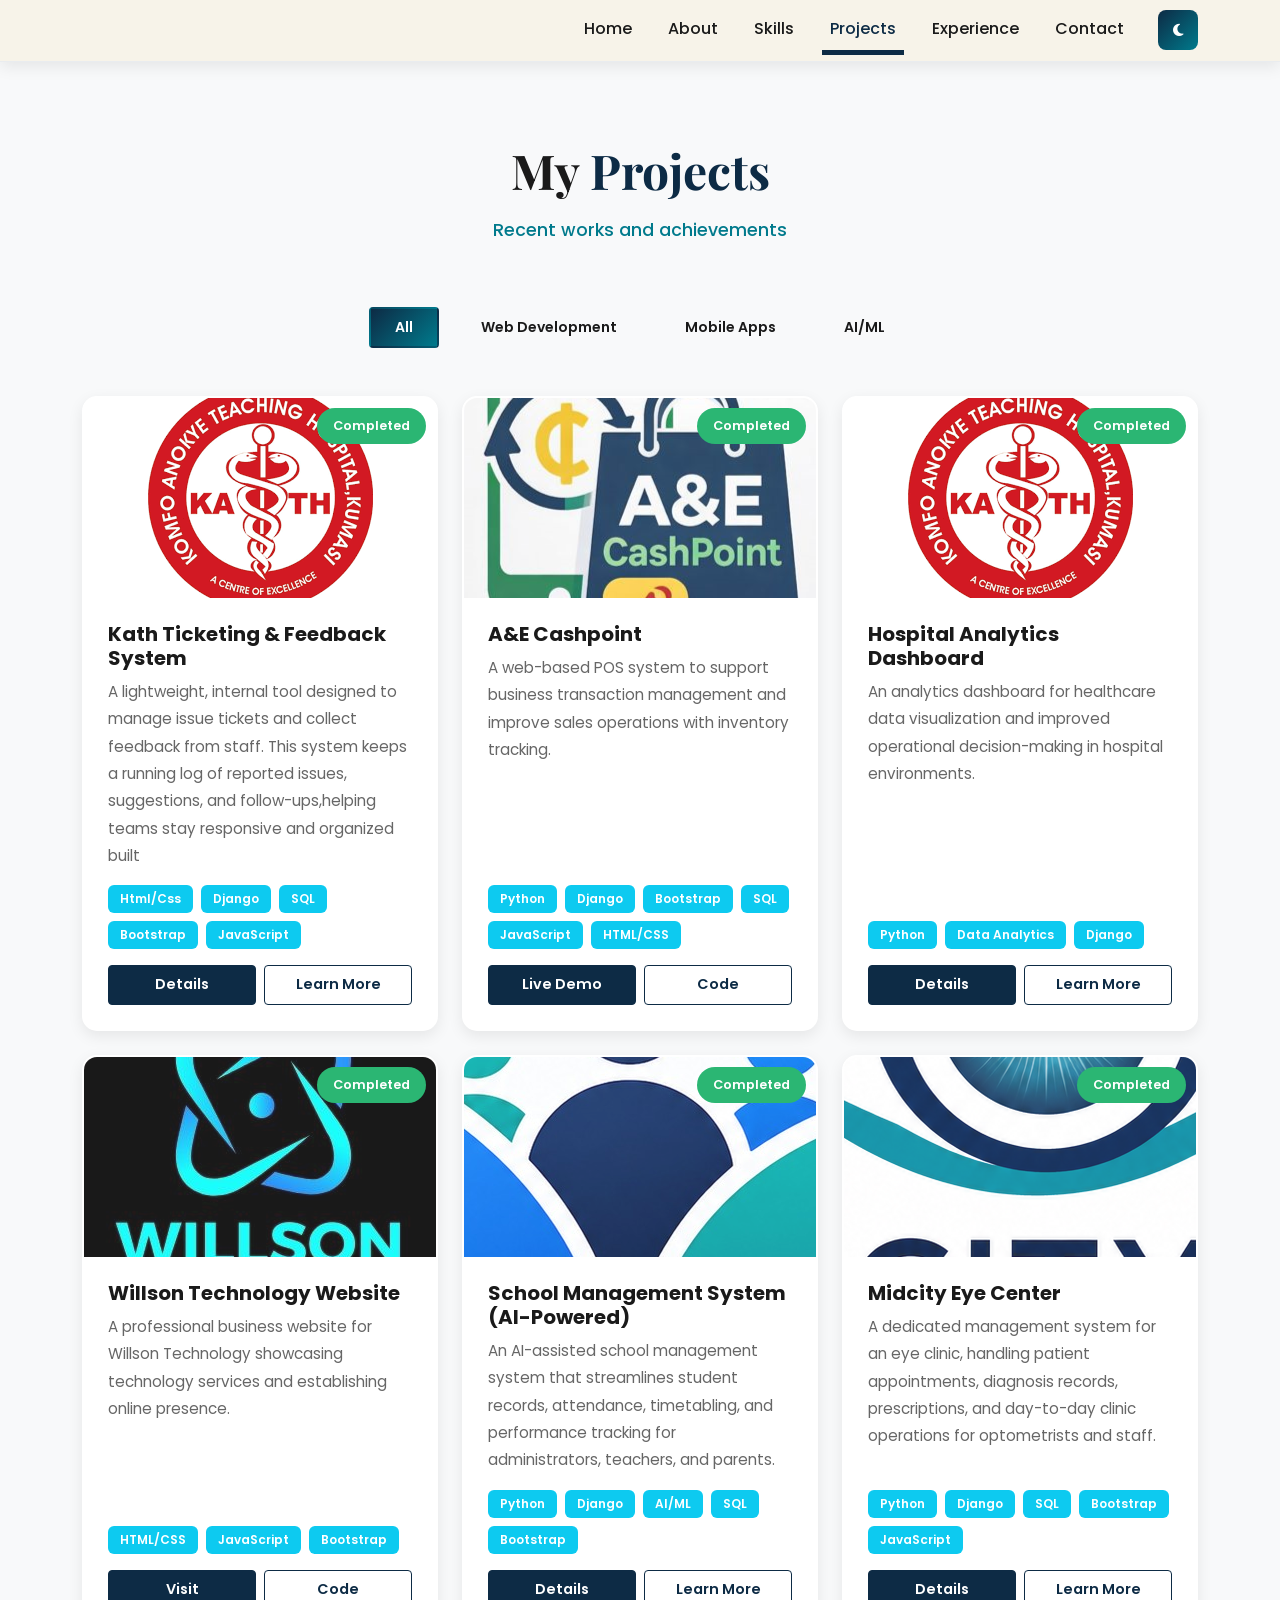
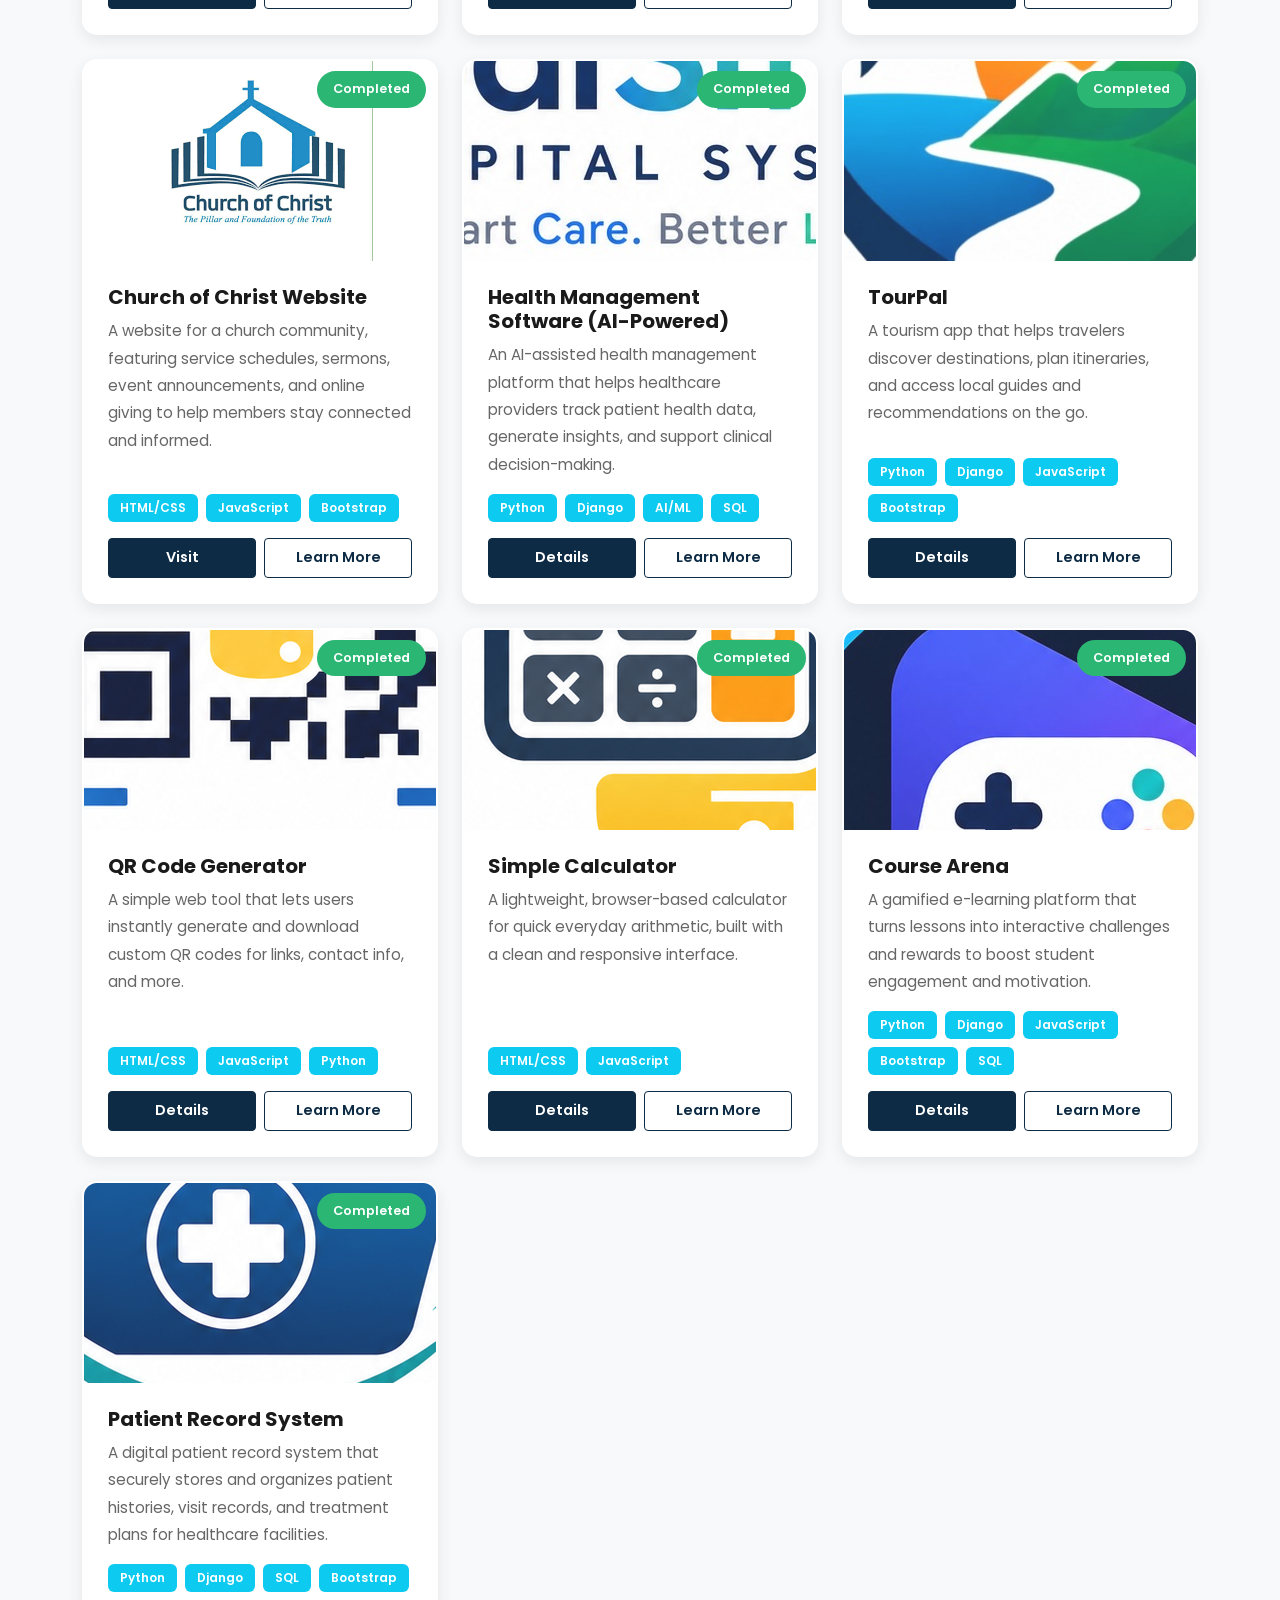
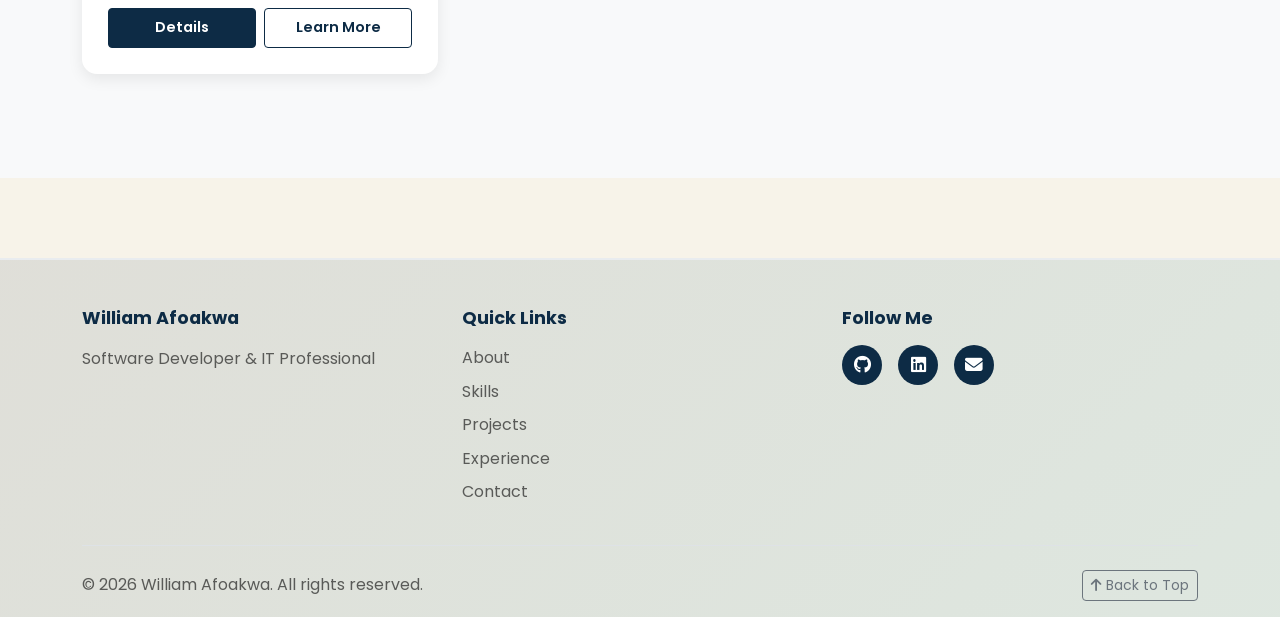
<file: projects.html>
<!DOCTYPE html>
<html lang="en">
<head>
    <meta charset="UTF-8">
    <meta name="viewport" content="width=device-width, initial-scale=1.0">
    <meta name="description" content="Browse William Afoakwa's software development projects, including web apps built with Python, Django, and Bootstrap.">
    <meta name="keywords" content="developer, portfolio, web development, full stack, python, django">
    <meta name="author" content="William Akwasi Afoakwa">
    <meta property="og:title" content="William Akwasi Afoakwa - Software Developer">
    <meta property="og:description" content="Professional portfolio of William Akwasi Afoakwa, Software Developer & IT Professional">
    <meta property="og:type" content="website">

    <title>Projects - William Afoakwa | Software Developer & IT Professional</title>
    <link rel="icon" href="img/William_logo.png" type="image/x-icon">

    <!-- Bootstrap CSS -->
    <link href="https://cdn.jsdelivr.net/npm/bootstrap@5.3.0/dist/css/bootstrap.min.css" rel="stylesheet">
    <!-- Font Awesome Icons -->
    <link href="https://cdnjs.cloudflare.com/ajax/libs/font-awesome/6.4.0/css/all.min.css" rel="stylesheet">
    <!-- Google Fonts -->
    <link href="https://fonts.googleapis.com/css2?family=Poppins:wght@400;500;600;700&family=Playfair+Display:wght@700&display=swap" rel="stylesheet">
    <!-- Custom CSS -->
    <link rel="stylesheet" href="css/style.css">
</head>
<body>
    <!-- Navigation -->
    <nav class="navbar navbar-expand-lg navbar-dark sticky-top" id="navbar">
        <div class="container-lg">
            <a class="navbar-brand" href="index.html">
                <span class="brand-text">
                  
                </span>
            </a>
            <button class="navbar-toggler" type="button" data-bs-toggle="collapse" data-bs-target="#navbarNav">
                <span class="navbar-toggler-icon"></span>
            </button>
            <div class="collapse navbar-collapse" id="navbarNav">
                <ul class="navbar-nav ms-auto">
                    <li class="nav-item"><a class="nav-link" href="index.html">Home</a></li>
                    <li class="nav-item"><a class="nav-link" href="about.html">About</a></li>
                    <li class="nav-item"><a class="nav-link" href="skills.html">Skills</a></li>
                    <li class="nav-item"><a class="nav-link active" href="projects.html">Projects</a></li>
                    <li class="nav-item"><a class="nav-link" href="experience.html">Experience</a></li>
                    <li class="nav-item"><a class="nav-link" href="contact.html">Contact</a></li>
                </ul>
            </div>
            <div class="theme-toggle ms-3">
                <button class="btn btn-sm theme-btn" id="themeBtn" title="Toggle Dark Mode">
                    <i class="fas fa-moon"></i>
                </button>
            </div>
        </div>
    </nav>

    <!-- Portfolio Section -->
    <section id="portfolio" class="section portfolio-section bg-light">
        <div class="container-lg">
            <div class="section-header">
                <h2>My <span class="text-primary">Projects</span></h2>
                <p class="section-subtitle">Recent works and achievements</p>
            </div>

            <!-- Filter Buttons -->
            <div class="filter-buttons mb-5 text-center">
                <button class="btn btn-sm btn-filter active" data-filter="all">All</button>
                <button class="btn btn-sm btn-filter" data-filter="web">Web Development</button>
                <button class="btn btn-sm btn-filter" data-filter="mobile">Mobile Apps</button>
                <button class="btn btn-sm btn-filter" data-filter="ai">AI/ML</button>
            </div>

            <!-- Projects Grid -->
            <div class="row">
                <div class="col-md-6 col-lg-4 mb-4 project-item" data-category="web">
                    <div class="project-card">
                        <div class="project-image">
                            <div class="project-overlay">
                                <img src="img/images.png" alt="Kath Ticketing & Feedback System">
                            </div>
                            <span class="project-status">Completed</span>
                        </div>
                        <div class="project-content">
                            <h5>Kath Ticketing & Feedback System</h5>
                            <p>A lightweight, internal tool designed to manage issue tickets and collect feedback from staff. This system keeps a running log of reported issues, suggestions, and follow-ups,helping teams stay responsive and organized built</p>
                            <div class="project-tech">
                                <span class="badge bg-info">Html/Css</span>
                                <span class="badge bg-info">Django</span>
                                <span class="badge bg-info">SQL</span>
                                <span class="badge bg-info">Bootstrap</span>
                                <span class="badge bg-info">JavaScript</span>
                            </div>
                            <div class="project-links">
                                <a href="#" class="btn btn-sm btn-primary">Details</a>
                                <a href="#" class="btn btn-sm btn-outline-primary">Learn More</a>
                            </div>
                        </div>
                    </div>
                </div>

                <div class="col-md-6 col-lg-4 mb-4 project-item" data-category="web">
                    <div class="project-card">
                        <div class="project-image">
                            <div class="project-overlay">
                                <img src="img/ANE.png" alt="Point of Sale System">
                            </div>
                            <span class="project-status">Completed</span>
                        </div>
                        <div class="project-content">
                            <h5>A&E Cashpoint </h5>
                            <p>A web-based POS system to support business transaction management and improve sales operations with inventory tracking.</p>
                            <div class="project-tech">
                                <span class="badge bg-info">Python</span>
                                <span class="badge bg-info">Django</span>
                                <span class="badge bg-info">Bootstrap</span>
                                <span class="badge bg-info">SQL</span>
                                <span class="badge bg-info">JavaScript</span>
                                <span class="badge bg-info">HTML/CSS</span>
                            </div>
                            <div class="project-links">
                                <a href="https://willsontechnology.pythonanywhere.com" class="btn btn-sm btn-primary">Live Demo</a>
                                <a href="#" class="btn btn-sm btn-outline-primary">Code</a>
                            </div>
                        </div>
                    </div>
                </div>

                <div class="col-md-6 col-lg-4 mb-4 project-item" data-category="web">
                    <div class="project-card">
                        <div class="project-image">
                            <div class="project-overlay">
                                <img src="img/images.png" alt="Hospital Analytics Dashboard">
                            </div>
                            <span class="project-status">Completed</span>
                        </div>
                        <div class="project-content">
                            <h5>Hospital Analytics Dashboard</h5>
                            <p>An analytics dashboard for healthcare data visualization and improved operational decision-making in hospital environments.</p>
                            <div class="project-tech">
                                <span class="badge bg-info">Python</span>
                                <span class="badge bg-info">Data Analytics</span>
                                <span class="badge bg-info">Django</span>
                            </div>
                            <div class="project-links">
                                <a href="#" class="btn btn-sm btn-primary">Details</a>
                                <a href="#" class="btn btn-sm btn-outline-primary">Learn More</a>
                            </div>
                        </div>
                    </div>
                </div>

                <div class="col-md-6 col-lg-4 mb-4 project-item" data-category="web">
                    <div class="project-card">
                        <div class="project-image">
                            <div class="project-overlay">
                                <img src="img/willsontechnology.jpg" alt="Willson Technology Website">
                            </div>
                            <span class="project-status">Completed</span>
                        </div>
                        <div class="project-content">
                            <h5>Willson Technology Website</h5>
                            <p>A professional business website for Willson Technology showcasing technology services and establishing online presence.</p>
                            <div class="project-tech">
                                <span class="badge bg-info">HTML/CSS</span>
                                <span class="badge bg-info">JavaScript</span>
                                <span class="badge bg-info">Bootstrap</span>
                            </div>
                            <div class="project-links">
                                <a href="https://willsontechnology.onrender.com/" class="btn btn-sm btn-primary">Visit</a>
                                <a href="#" class="btn btn-sm btn-outline-primary">Code</a>
                            </div>
                        </div>
                    </div>
                </div>

                <div class="col-md-6 col-lg-4 mb-4 project-item" data-category="ai">
                    <div class="project-card">
                        <div class="project-image">
                            <div class="project-overlay">
                                <img src="img/sms.jpeg" alt="School Management Software with AI">
                            </div>
                            <span class="project-status">Completed</span>
                        </div>
                        <div class="project-content">
                            <h5>School Management System (AI-Powered)</h5>
                            <p>An AI-assisted school management system that streamlines student records, attendance, timetabling, and performance tracking for administrators, teachers, and parents.</p>
                            <div class="project-tech">
                                <span class="badge bg-info">Python</span>
                                <span class="badge bg-info">Django</span>
                                <span class="badge bg-info">AI/ML</span>
                                <span class="badge bg-info">SQL</span>
                                <span class="badge bg-info">Bootstrap</span>
                            </div>
                            <div class="project-links">
                                <a href="#" class="btn btn-sm btn-primary">Details</a>
                                <a href="#" class="btn btn-sm btn-outline-primary">Learn More</a>
                            </div>
                        </div>
                    </div>
                </div>

                <div class="col-md-6 col-lg-4 mb-4 project-item" data-category="web">
                    <div class="project-card">
                        <div class="project-image">
                            <div class="project-overlay">
                                <img src="img/midcity.png" alt="Midcity Eye Center Software">
                            </div>
                            <span class="project-status">Completed</span>
                        </div>
                        <div class="project-content">
                            <h5>Midcity Eye Center</h5>
                            <p>A dedicated management system for an eye clinic, handling patient appointments, diagnosis records, prescriptions, and day-to-day clinic operations for optometrists and staff.</p>
                            <div class="project-tech">
                                <span class="badge bg-info">Python</span>
                                <span class="badge bg-info">Django</span>
                                <span class="badge bg-info">SQL</span>
                                <span class="badge bg-info">Bootstrap</span>
                                <span class="badge bg-info">JavaScript</span>
                            </div>
                            <div class="project-links">
                                <a href="#" class="btn btn-sm btn-primary">Details</a>
                                <a href="#" class="btn btn-sm btn-outline-primary">Learn More</a>
                            </div>
                        </div>
                    </div>
                </div>

                <div class="col-md-6 col-lg-4 mb-4 project-item" data-category="web">
                    <div class="project-card">
                        <div class="project-image">
                            <div class="project-overlay">
                                <img src="img/churchofchirstlogo.png" alt="Church of Christ Website">
                            </div>
                            <span class="project-status">Completed</span>
                        </div>
                        <div class="project-content">
                            <h5>Church of Christ Website</h5>
                            <p>A website for a church community, featuring service schedules, sermons, event announcements, and online giving to help members stay connected and informed.</p>
                            <div class="project-tech">
                                <span class="badge bg-info">HTML/CSS</span>
                                <span class="badge bg-info">JavaScript</span>
                                <span class="badge bg-info">Bootstrap</span>
                            </div>
                            <div class="project-links">
                                <a href="https://tech-willson20.github.io/Churchofchrist/" class="btn btn-sm btn-primary">Visit</a>
                                <a href="#" class="btn btn-sm btn-outline-primary">Learn More</a>
                            </div>
                        </div>
                    </div>
                </div>

                <div class="col-md-6 col-lg-4 mb-4 project-item" data-category="ai">
                    <div class="project-card">
                        <div class="project-image">
                            <div class="project-overlay">
                                <img src="img/medsmart.jpeg" alt="Health Management Software with AI">
                            </div>
                            <span class="project-status">Completed</span>
                        </div>
                        <div class="project-content">
                            <h5>Health Management Software (AI-Powered)</h5>
                            <p>An AI-assisted health management platform that helps healthcare providers track patient health data, generate insights, and support clinical decision-making.</p>
                            <div class="project-tech">
                                <span class="badge bg-info">Python</span>
                                <span class="badge bg-info">Django</span>
                                <span class="badge bg-info">AI/ML</span>
                                <span class="badge bg-info">SQL</span>
                            </div>
                            <div class="project-links">
                                <a href="#" class="btn btn-sm btn-primary">Details</a>
                                <a href="#" class="btn btn-sm btn-outline-primary">Learn More</a>
                            </div>
                        </div>
                    </div>
                </div>

                <div class="col-md-6 col-lg-4 mb-4 project-item" data-category="mobile">
                    <div class="project-card">
                        <div class="project-image">
                            <div class="project-overlay">
                                <img src="img/tourpal.jpeg" alt="TourPal Tourism App">
                            </div>
                            <span class="project-status">Completed</span>
                        </div>
                        <div class="project-content">
                            <h5>TourPal</h5>
                            <p>A tourism app that helps travelers discover destinations, plan itineraries, and access local guides and recommendations on the go.</p>
                            <div class="project-tech">
                                <span class="badge bg-info">Python</span>
                                <span class="badge bg-info">Django</span>
                                <span class="badge bg-info">JavaScript</span>
                                <span class="badge bg-info">Bootstrap</span>
                            </div>
                            <div class="project-links">
                                <a href="#" class="btn btn-sm btn-primary">Details</a>
                                <a href="#" class="btn btn-sm btn-outline-primary">Learn More</a>
                            </div>
                        </div>
                    </div>
                </div>

                <div class="col-md-6 col-lg-4 mb-4 project-item" data-category="web">
                    <div class="project-card">
                        <div class="project-image">
                            <div class="project-overlay">
                                <img src="img/qr.png" alt="QR Code Generator Website">
                            </div>
                            <span class="project-status">Completed</span>
                        </div>
                        <div class="project-content">
                            <h5>QR Code Generator</h5>
                            <p>A simple web tool that lets users instantly generate and download custom QR codes for links, contact info, and more.</p>
                            <div class="project-tech">
                                <span class="badge bg-info">HTML/CSS</span>
                                <span class="badge bg-info">JavaScript</span>
                                <span class="badge bg-info">Python</span>
                            </div>
                            <div class="project-links">
                                <a href="#" class="btn btn-sm btn-primary">Details</a>
                                <a href="#" class="btn btn-sm btn-outline-primary">Learn More</a>
                            </div>
                        </div>
                    </div>
                </div>

                <div class="col-md-6 col-lg-4 mb-4 project-item" data-category="web">
                    <div class="project-card">
                        <div class="project-image">
                            <div class="project-overlay">
                                <img src="img/cal.png" alt="Simple Calculator Website">
                            </div>
                            <span class="project-status">Completed</span>
                        </div>
                        <div class="project-content">
                            <h5>Simple Calculator</h5>
                            <p>A lightweight, browser-based calculator for quick everyday arithmetic, built with a clean and responsive interface.</p>
                            <div class="project-tech">
                                <span class="badge bg-info">HTML/CSS</span>
                                <span class="badge bg-info">JavaScript</span>
                            </div>
                            <div class="project-links">
                                <a href="#" class="btn btn-sm btn-primary">Details</a>
                                <a href="#" class="btn btn-sm btn-outline-primary">Learn More</a>
                            </div>
                        </div>
                    </div>
                </div>

                <div class="col-md-6 col-lg-4 mb-4 project-item" data-category="web">
                    <div class="project-card">
                        <div class="project-image">
                            <div class="project-overlay">
                                <img src="img/Coursearena.jpeg" alt="Course Arena Learning Platform">
                            </div>
                            <span class="project-status">Completed</span>
                        </div>
                        <div class="project-content">
                            <h5>Course Arena</h5>
                            <p>A gamified e-learning platform that turns lessons into interactive challenges and rewards to boost student engagement and motivation.</p>
                            <div class="project-tech">
                                <span class="badge bg-info">Python</span>
                                <span class="badge bg-info">Django</span>
                                <span class="badge bg-info">JavaScript</span>
                                <span class="badge bg-info">Bootstrap</span>
                                <span class="badge bg-info">SQL</span>
                            </div>
                            <div class="project-links">
                                <a href="#" class="btn btn-sm btn-primary">Details</a>
                                <a href="#" class="btn btn-sm btn-outline-primary">Learn More</a>
                            </div>
                        </div>
                    </div>
                </div>

                <div class="col-md-6 col-lg-4 mb-4 project-item" data-category="web">
                    <div class="project-card">
                        <div class="project-image">
                            <div class="project-overlay">
                                <img src="img/pat.png" alt="Patient Record System">
                            </div>
                            <span class="project-status">Completed</span>
                        </div>
                        <div class="project-content">
                            <h5>Patient Record System</h5>
                            <p>A digital patient record system that securely stores and organizes patient histories, visit records, and treatment plans for healthcare facilities.</p>
                            <div class="project-tech">
                                <span class="badge bg-info">Python</span>
                                <span class="badge bg-info">Django</span>
                                <span class="badge bg-info">SQL</span>
                                <span class="badge bg-info">Bootstrap</span>
                            </div>
                            <div class="project-links">
                                <a href="#" class="btn btn-sm btn-primary">Details</a>
                                <a href="#" class="btn btn-sm btn-outline-primary">Learn More</a>
                            </div>
                        </div>
                    </div>
                </div>
            </div>
        </div>
    </section>

    <!-- Footer -->
    <footer class="footer">
        <div class="container-lg">
            <div class="row mb-4">
                <div class="col-md-4 mb-4 mb-md-0">
                    <h5>William Afoakwa</h5>
                    <p>Software Developer & IT Professional</p>
                </div>
                <div class="col-md-4 mb-4 mb-md-0">
                    <h5>Quick Links</h5>
                    <ul class="footer-links">
                        <li><a href="about.html">About</a></li>
                        <li><a href="skills.html">Skills</a></li>
                        <li><a href="projects.html">Projects</a></li>
                        <li><a href="experience.html">Experience</a></li>
                        <li><a href="contact.html">Contact</a></li>
                    </ul>
                </div>
                <div class="col-md-4">
                    <h5>Follow Me</h5>
                    <div class="footer-social">
                        <a href="https://github.com/tech-willson-20" target="_blank"><i class="fab fa-github"></i></a>
                        <a href="https://linkedin.com/in/william-afoakwa" target="_blank"><i class="fab fa-linkedin"></i></a>
                        <a href="mailto:williamankapong@gmail.com"><i class="fas fa-envelope"></i></a>
                    </div>
                </div>
            </div>
            <div class="border-top pt-4">
                <div class="row align-items-center">
                    <div class="col-md-6">
                        <p class="text-muted mb-0">&copy; 2026 William Afoakwa. All rights reserved.</p>
                    </div>
                    <div class="col-md-6 text-md-end">
                        <button class="btn btn-sm btn-outline-secondary" id="scrollToTop">
                            <i class="fas fa-arrow-up"></i> Back to Top
                        </button>
                    </div>
                </div>
            </div>
        </div>
    </footer>

    <!-- Bootstrap JS -->
    <script src="https://cdn.jsdelivr.net/npm/bootstrap@5.3.0/dist/js/bootstrap.bundle.min.js"></script>
    <!-- Custom JS -->
    <script src="js/script.js"></script>
</body>
</html>
</file>
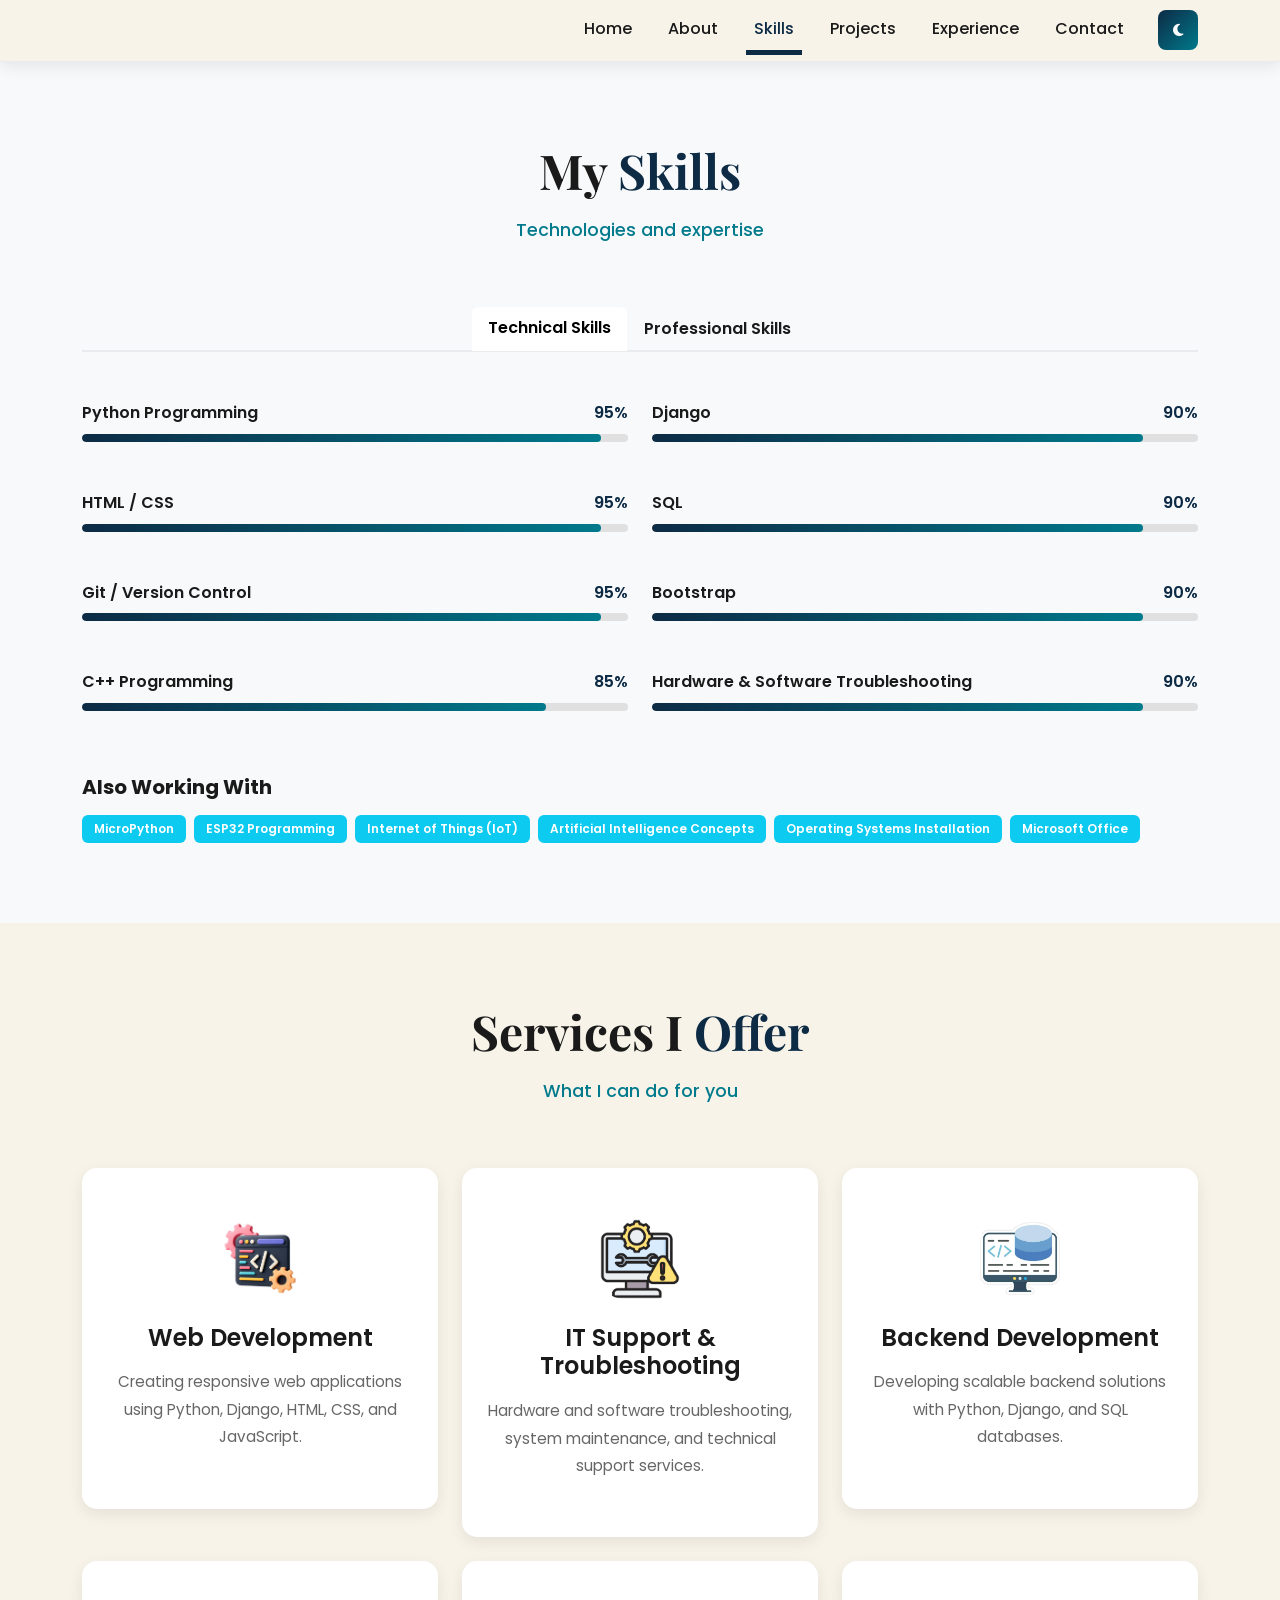
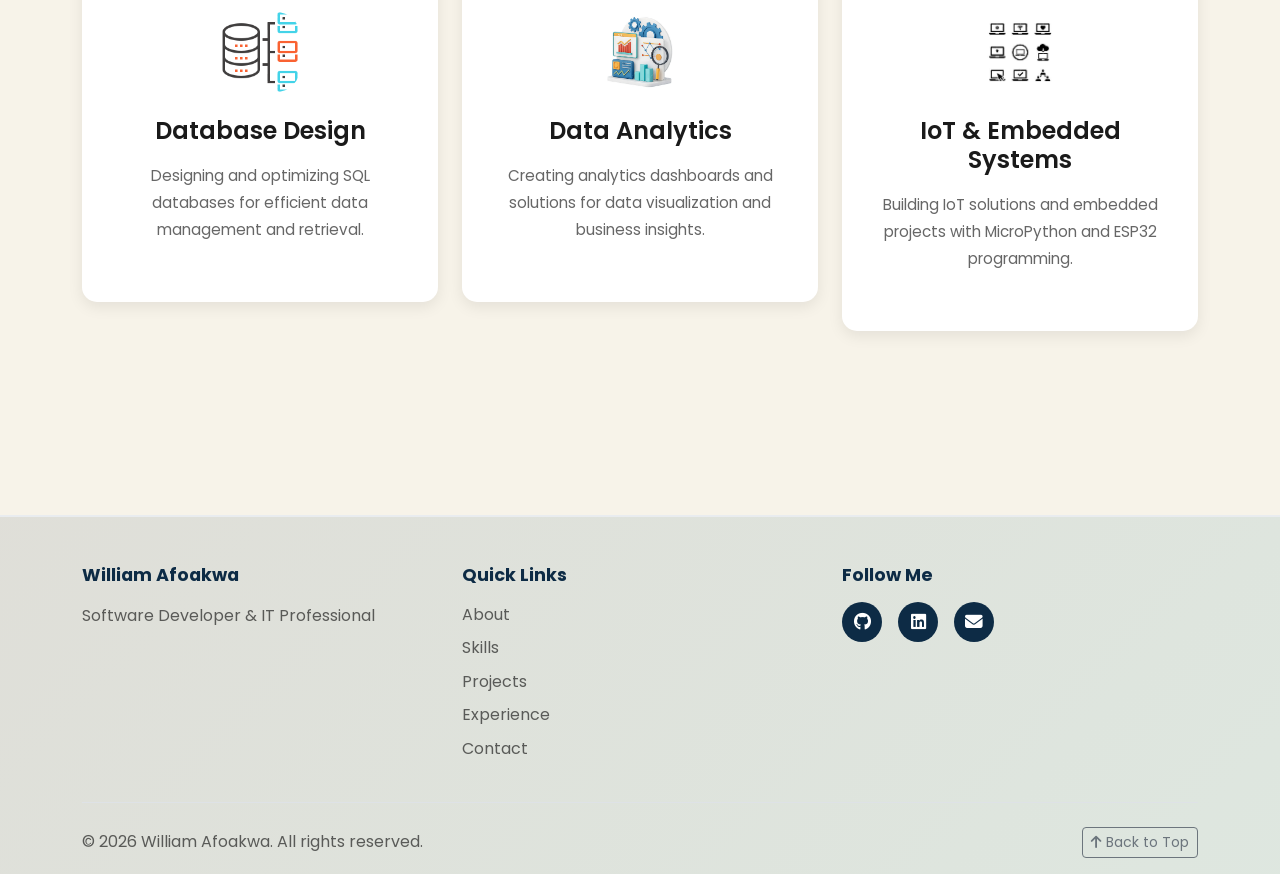
<file: skills.html>
<!DOCTYPE html>
<html lang="en">
<head>
    <meta charset="UTF-8">
    <meta name="viewport" content="width=device-width, initial-scale=1.0">
    <meta name="description" content="Explore William Afoakwa's technical and professional skills, plus the services he offers, including Python, Django, SQL, web development and IT support.">
    <meta name="keywords" content="developer, portfolio, web development, full stack, python, django">
    <meta name="author" content="William Akwasi Afoakwa">
    <meta property="og:title" content="William Akwasi Afoakwa - Software Developer">
    <meta property="og:description" content="Professional portfolio of William Akwasi Afoakwa, Software Developer & IT Professional">
    <meta property="og:type" content="website">

    <title>Skills - William Afoakwa | Software Developer & IT Professional</title>
    <link rel="icon" href="img/William_logo.png" type="image/x-icon">

    <!-- Bootstrap CSS -->
    <link href="https://cdn.jsdelivr.net/npm/bootstrap@5.3.0/dist/css/bootstrap.min.css" rel="stylesheet">
    <!-- Font Awesome Icons -->
    <link href="https://cdnjs.cloudflare.com/ajax/libs/font-awesome/6.4.0/css/all.min.css" rel="stylesheet">
    <!-- Google Fonts -->
    <link href="https://fonts.googleapis.com/css2?family=Poppins:wght@400;500;600;700&family=Playfair+Display:wght@700&display=swap" rel="stylesheet">
    <!-- Custom CSS -->
    <link rel="stylesheet" href="css/style.css">
</head>
<body>
    <!-- Navigation -->
    <nav class="navbar navbar-expand-lg navbar-dark sticky-top" id="navbar">
        <div class="container-lg">
            <a class="navbar-brand" href="index.html">
                <span class="brand-text">
                  
                </span>
            </a>
            <button class="navbar-toggler" type="button" data-bs-toggle="collapse" data-bs-target="#navbarNav">
                <span class="navbar-toggler-icon"></span>
            </button>
            <div class="collapse navbar-collapse" id="navbarNav">
                <ul class="navbar-nav ms-auto">
                    <li class="nav-item"><a class="nav-link" href="index.html">Home</a></li>
                    <li class="nav-item"><a class="nav-link" href="about.html">About</a></li>
                    <li class="nav-item"><a class="nav-link active" href="skills.html">Skills</a></li>
                    <li class="nav-item"><a class="nav-link" href="projects.html">Projects</a></li>
                    <li class="nav-item"><a class="nav-link" href="experience.html">Experience</a></li>
                    <li class="nav-item"><a class="nav-link" href="contact.html">Contact</a></li>
                </ul>
            </div>
            <div class="theme-toggle ms-3">
                <button class="btn btn-sm theme-btn" id="themeBtn" title="Toggle Dark Mode">
                    <i class="fas fa-moon"></i>
                </button>
            </div>
        </div>
    </nav>

    <!-- Skills Section -->
    <section id="skills" class="section skills-section bg-light">
        <div class="container-lg">
            <div class="section-header">
                <h2>My <span class="text-primary">Skills</span></h2>
                <p class="section-subtitle">Technologies and expertise</p>
            </div>

            <!-- Tabs -->
            <ul class="nav nav-tabs justify-content-center mb-5" role="tablist">
                <li class="nav-item">
                    <button class="nav-link active" id="technical-tab" data-bs-toggle="tab" data-bs-target="#technical" type="button" role="tab">
                        Technical Skills
                    </button>
                </li>
                <li class="nav-item">
                    <button class="nav-link" id="soft-tab" data-bs-toggle="tab" data-bs-target="#soft" type="button" role="tab">
                        Professional Skills
                    </button>
                </li>
            </ul>

            <!-- Tab Content -->
            <div class="tab-content">
                <!-- Technical Skills -->
                <div class="tab-pane fade show active" id="technical" role="tabpanel">
                    <div class="row">
                        <div class="col-md-6 mb-4">
                            <div class="skill-item">
                                <div class="skill-header">
                                    <span>Python Programming</span>
                                    <span class="skill-level">95%</span>
                                </div>
                                <div class="progress">
                                    <div class="progress-bar" style="width: 95%"></div>
                                </div>
                            </div>
                        </div>
                        <div class="col-md-6 mb-4">
                            <div class="skill-item">
                                <div class="skill-header">
                                    <span>Django</span>
                                    <span class="skill-level">90%</span>
                                </div>
                                <div class="progress">
                                    <div class="progress-bar" style="width: 90%"></div>
                                </div>
                            </div>
                        </div>
                        <div class="col-md-6 mb-4">
                            <div class="skill-item">
                                <div class="skill-header">
                                    <span>HTML / CSS</span>
                                    <span class="skill-level">95%</span>
                                </div>
                                <div class="progress">
                                    <div class="progress-bar" style="width: 95%"></div>
                                </div>
                            </div>
                        </div>
                        <div class="col-md-6 mb-4">
                            <div class="skill-item">
                                <div class="skill-header">
                                    <span>SQL</span>
                                    <span class="skill-level">90%</span>
                                </div>
                                <div class="progress">
                                    <div class="progress-bar" style="width: 90%"></div>
                                </div>
                            </div>
                        </div>
                        <div class="col-md-6 mb-4">
                            <div class="skill-item">
                                <div class="skill-header">
                                    <span>Git / Version Control</span>
                                    <span class="skill-level">95%</span>
                                </div>
                                <div class="progress">
                                    <div class="progress-bar" style="width: 95%"></div>
                                </div>
                            </div>
                        </div>
                        <div class="col-md-6 mb-4">
                            <div class="skill-item">
                                <div class="skill-header">
                                    <span>Bootstrap</span>
                                    <span class="skill-level">90%</span>
                                </div>
                                <div class="progress">
                                    <div class="progress-bar" style="width: 90%"></div>
                                </div>
                            </div>
                        </div>
                        <div class="col-md-6 mb-4">
                            <div class="skill-item">
                                <div class="skill-header">
                                    <span>C++ Programming</span>
                                    <span class="skill-level">85%</span>
                                </div>
                                <div class="progress">
                                    <div class="progress-bar" style="width: 85%"></div>
                                </div>
                            </div>
                        </div>
                        <div class="col-md-6 mb-4">
                            <div class="skill-item">
                                <div class="skill-header">
                                    <span>Hardware & Software Troubleshooting</span>
                                    <span class="skill-level">90%</span>
                                </div>
                                <div class="progress">
                                    <div class="progress-bar" style="width: 90%"></div>
                                </div>
                            </div>
                        </div>
                    </div>
                    <h5 class="mt-3 mb-3">Also Working With</h5>
                    <div class="d-flex flex-wrap gap-2">
                        <span class="badge bg-info">MicroPython</span>
                        <span class="badge bg-info">ESP32 Programming</span>
                        <span class="badge bg-info">Internet of Things (IoT)</span>
                        <span class="badge bg-info">Artificial Intelligence Concepts</span>
                        <span class="badge bg-info">Operating Systems Installation</span>
                        <span class="badge bg-info">Microsoft Office</span>
                    </div>
                </div>

                <!-- Soft Skills -->
                <div class="tab-pane fade" id="soft" role="tabpanel">
                    <div class="row">
                        <div class="col-md-4 mb-3">
                            <div class="soft-skill-card">Problem Solving</div>
                        </div>
                        <div class="col-md-4 mb-3">
                            <div class="soft-skill-card">Team Collaboration</div>
                        </div>
                        <div class="col-md-4 mb-3">
                            <div class="soft-skill-card">Project Management</div>
                        </div>
                        <div class="col-md-4 mb-3">
                            <div class="soft-skill-card">Communication</div>
                        </div>
                        <div class="col-md-4 mb-3">
                            <div class="soft-skill-card">Quick Learning</div>
                        </div>
                        <div class="col-md-4 mb-3">
                            <div class="soft-skill-card">Technical Documentation</div>
                        </div>
                        <div class="col-md-4 mb-3">
                            <div class="soft-skill-card">Leadership</div>
                        </div>
                        <div class="col-md-4 mb-3">
                            <div class="soft-skill-card">Critical Thinking</div>
                        </div>
                        <div class="col-md-4 mb-3">
                            <div class="soft-skill-card">Adaptability</div>
                        </div>
                        <div class="col-md-4 mb-3">
                            <div class="soft-skill-card">Ability to Work Independently & Remotely</div>
                        </div>
                    </div>
                </div>
            </div>
        </div>
    </section>

    <!-- Services Section -->
    <section id="services" class="section services-section">
        <div class="container-lg">
            <div class="section-header">
                <h2>Services I <span class="text-primary">Offer</span></h2>
                <p class="section-subtitle">What I can do for you</p>
            </div>

            <div class="row">
                <div class="col-md-6 col-lg-4 mb-4">
                    <div class="service-card">
                        <div class="service-icon">
                            <img src="img/web.jpg" alt="Web Development">
                        </div>
                        <h4>Web Development</h4>
                        <p>Creating responsive web applications using Python, Django, HTML, CSS, and JavaScript.</p>
                    </div>
                </div>
                <div class="col-md-6 col-lg-4 mb-4">
                    <div class="service-card">
                        <div class="service-icon">
                            <img src="img/Troubleshooting.png" alt="IT Support & Troubleshooting">
                        </div>
                        <h4>IT Support & Troubleshooting</h4>
                        <p>Hardware and software troubleshooting, system maintenance, and technical support services.</p>
                    </div>
                </div>
                <div class="col-md-6 col-lg-4 mb-4">
                    <div class="service-card">
                        <div class="service-icon">
                            <img src="img/backend.jpg" alt="Backend Development">
                        </div>
                        <h4>Backend Development</h4>
                        <p>Developing scalable backend solutions with Python, Django, and SQL databases.</p>
                    </div>
                </div>
                <div class="col-md-6 col-lg-4 mb-4">
                    <div class="service-card">
                        <div class="service-icon">
                            <img src="img/database.png" alt="Database Design">
                        </div>
                        <h4>Database Design</h4>
                        <p>Designing and optimizing SQL databases for efficient data management and retrieval.</p>
                    </div>
                </div>
                <div class="col-md-6 col-lg-4 mb-4">
                    <div class="service-card">
                        <div class="service-icon">
                            <img src="img/dataanly.jpg" alt="Data Analytics">
                        </div>
                        <h4>Data Analytics</h4>
                        <p>Creating analytics dashboards and solutions for data visualization and business insights.</p>
                    </div>
                </div>
                <div class="col-md-6 col-lg-4 mb-4">
                    <div class="service-card">
                        <div class="service-icon">
                            <img src="img/iot.jpg" alt="IoT & Embedded Systems">
                        </div>
                        <h4>IoT & Embedded Systems</h4>
                        <p>Building IoT solutions and embedded projects with MicroPython and ESP32 programming.</p>
                    </div>
                </div>
            </div>
        </div>
    </section>

    <!-- Footer -->
    <footer class="footer">
        <div class="container-lg">
            <div class="row mb-4">
                <div class="col-md-4 mb-4 mb-md-0">
                    <h5>William Afoakwa</h5>
                    <p>Software Developer & IT Professional</p>
                </div>
                <div class="col-md-4 mb-4 mb-md-0">
                    <h5>Quick Links</h5>
                    <ul class="footer-links">
                        <li><a href="about.html">About</a></li>
                        <li><a href="skills.html">Skills</a></li>
                        <li><a href="projects.html">Projects</a></li>
                        <li><a href="experience.html">Experience</a></li>
                        <li><a href="contact.html">Contact</a></li>
                    </ul>
                </div>
                <div class="col-md-4">
                    <h5>Follow Me</h5>
                    <div class="footer-social">
                        <a href="https://github.com/tech-willson-20" target="_blank"><i class="fab fa-github"></i></a>
                        <a href="https://linkedin.com/in/william-afoakwa" target="_blank"><i class="fab fa-linkedin"></i></a>
                        <a href="mailto:williamankapong@gmail.com"><i class="fas fa-envelope"></i></a>
                    </div>
                </div>
            </div>
            <div class="border-top pt-4">
                <div class="row align-items-center">
                    <div class="col-md-6">
                        <p class="text-muted mb-0">&copy; 2026 William Afoakwa. All rights reserved.</p>
                    </div>
                    <div class="col-md-6 text-md-end">
                        <button class="btn btn-sm btn-outline-secondary" id="scrollToTop">
                            <i class="fas fa-arrow-up"></i> Back to Top
                        </button>
                    </div>
                </div>
            </div>
        </div>
    </footer>

    <!-- Bootstrap JS -->
    <script src="https://cdn.jsdelivr.net/npm/bootstrap@5.3.0/dist/js/bootstrap.bundle.min.js"></script>
    <!-- Custom JS -->
    <script src="js/script.js"></script>
</body>
</html>
</file>
<file: css/style.css>
/* ===========================
   CSS Variables & Root Styles
   =========================== */

:root {
    --primary: #0D2B45;
    --secondary: #007A8C;
    --accent: #2BB673;
    --highlight: #F5A623;
    --light-bg: #F7F3E9;
    --dark-bg: #08131D;
    --light-text: #1A1A1A;
    --dark-text: #F7F7F7;
    --border-color: #e9ecef;
    --shadow: 0 10px 30px rgba(0, 0, 0, 0.1);
    --shadow-sm: 0 5px 15px rgba(0, 0, 0, 0.08);
}

/* Black & White theme (toggled via the moon/sun button) */
html.dark-mode {
    --primary: #FFFFFF;
    --secondary: #CCCCCC;
    --accent: #FFFFFF;
    --highlight: #FFFFFF;
    --light-bg: #000000;
    --dark-bg: #000000;
    --light-text: #F7F7F7;
    --dark-text: #1A1A1A;
    --border-color: #333333;
    --shadow: 0 10px 30px rgba(255, 255, 255, 0.08);
    --shadow-sm: 0 5px 15px rgba(255, 255, 255, 0.06);
}

* {
    margin: 0;
    padding: 0;
    box-sizing: border-box;
}

html {
    scroll-behavior: smooth;
}

body {
    font-family: 'Poppins', sans-serif;
    background-color: var(--light-bg);
    color: var(--light-text);
    transition: background-color 0.3s ease, color 0.3s ease;
    line-height: 1.6;
}

body.dark-mode {
    background-color: #000000;
    color: #F7F7F7;
}

h1, h2, h3, h4, h5, h6 {
    font-weight: 700;
    line-height: 1.2;
}

h1 {
    font-size: clamp(2.5rem, 6vw, 4rem);
    font-family: 'Playfair Display', serif;
}

h2 {
    font-size: clamp(2rem, 5vw, 3rem);
    font-family: 'Playfair Display', serif;
}

h3, h4 {
    font-weight: 600;
}

p {
    line-height: 1.8;
}

a {
    text-decoration: none;
    color: var(--primary);
    transition: color 0.3s ease;
}

a:hover {
    color: var(--secondary);
}

.navbar-brand{
    display:flex;
    align-items:center;
    text-decoration:none;
}

.logo{
    width:70px;
    height:70px;
    object-fit:contain;
    border-radius:50%;
    background:#ffffff;
    padding:8px;
    box-shadow:0 8px 20px rgba(0,0,0,.15);
    transition:all .35s ease;
    cursor:pointer;
}

.logo:hover{
    transform:translateY(-3px) scale(1.08);
    box-shadow:0 12px 30px rgba(0,0,0,.25);
}

@media(max-width:768px){
    .logo{
        width:60px;
        height:60px;
    }
}

.btn-primary {
    background-color: var(--primary);
    border-color: var(--primary);
    font-weight: 600;
    padding: 0.75rem 1.75rem;
    transition: all 0.3s ease;
}

body.dark-mode .btn-primary {
    color: #000000;
}

.btn-primary:hover,
.btn-primary:active,
.btn-primary:focus {
    background-color: var(--secondary);
    border-color: var(--secondary);
    box-shadow: 0 5px 20px rgba(13, 43, 69, 0.3);
}

body.dark-mode .btn-primary:hover,
body.dark-mode .btn-primary:active,
body.dark-mode .btn-primary:focus {
    color: #000000;
    box-shadow: 0 5px 20px rgba(255, 255, 255, 0.2);
}

.btn-outline-primary {
    color: var(--primary);
    border-color: var(--primary);
    font-weight: 600;
}

.btn-outline-primary:hover {
    background-color: var(--primary);
    border-color: var(--primary);
    color: #F7F3E9;
}

body.dark-mode .btn-outline-primary:hover {
    color: #000000;
}

.btn-filter {
    border: 2px solid transparent;
    color: var(--light-text);
    font-weight: 600;
    transition: all 0.3s ease;
    padding: 0.5rem 1.5rem;
}

body.dark-mode .btn-filter {
    color: var(--dark-text);
}

.btn-filter:hover {
    border-color: var(--primary);
    color: var(--primary);
}

.btn-filter.active {
    background: linear-gradient(135deg, var(--primary), var(--secondary));
    color: white;
    border-color: transparent;
}

body.dark-mode .btn-filter.active {
    color: #000000;
}

.progress {
    background-color: #e0e0e0;
    height: 8px;
    border-radius: 10px;
    overflow: hidden;
}

body.dark-mode .progress {
    background-color: rgba(255, 255, 255, 0.1);
}

.progress-bar {
    background: linear-gradient(90deg, var(--primary), var(--secondary));
    border-radius: 10px;
}

.badge {
    font-weight: 600;
    padding: 0.5rem 0.75rem;
}

body.dark-mode .badge.bg-info {
    background-color: #333333 !important;
    color: #F7F7F7 !important;
}

body.dark-mode .badge.bg-success {
    background-color: #F7F7F7 !important;
    color: #000000 !important;
}

#navbar {
    background-color: rgba(247, 243, 233, 0.95);
    backdrop-filter: blur(10px);
    border-bottom: 1px solid var(--border-color);
    box-shadow: var(--shadow-sm);
    transition: all 0.3s ease;
}

body.dark-mode #navbar {
    background-color: rgba(0, 0, 0, 0.95);
}

.navbar-brand {
    font-size: 1.5rem;
    font-weight: 700;
}

.brand-text {
    background: linear-gradient(135deg, var(--primary), var(--secondary), var(--accent));
    -webkit-background-clip: text;
    -webkit-text-fill-color: transparent;
    background-clip: text;
}

.navbar-nav .nav-link {
    color: var(--light-text) !important;
    font-weight: 500;
    margin: 0 10px;
    position: relative;
    transition: color 0.3s ease;
}

body.dark-mode .navbar-nav .nav-link {
    color: var(--dark-text) !important;
}

.navbar-nav .nav-link:hover,
.navbar-nav .nav-link.active {
    color: var(--primary) !important;
}

.navbar-nav .nav-link::after {
    content: '';
    position: absolute;
    bottom: -5px;
    left: 0;
    width: 0;
    height: 2px;
    background: var(--primary);
    transition: width 0.3s ease;
}

.navbar-nav .nav-link:hover::after,
.navbar-nav .nav-link.active::after {
    width: 100%;
}

.theme-btn {
    background: linear-gradient(135deg, var(--primary), var(--secondary));
    color: white !important;
    border: none;
    width: 40px;
    height: 40px;
    display: flex;
    align-items: center;
    justify-content: center;
    border-radius: 8px;
    transition: all 0.3s ease;
}

body.dark-mode .theme-btn {
    color: #000000 !important;
}

.theme-btn:hover {
    transform: scale(1.1);
    box-shadow: 0 5px 15px rgba(13, 43, 69, 0.3);
}

.hero-section {
    background: linear-gradient(135deg, rgba(13, 43, 69, 0.05), rgba(0, 122, 140, 0.05));
    position: relative;
    overflow: hidden;
}

body.dark-mode .hero-section {
    background: linear-gradient(135deg, rgba(255, 255, 255, 0.04), rgba(255, 255, 255, 0.02));
}

.hero-subtitle {
    color: var(--secondary);
    font-weight: 600;
    font-size: 1.1rem;
    margin-bottom: 1rem;
}

.hero-title {
    margin-bottom: 1rem;
    color: var(--light-text);
}

body.dark-mode .hero-title {
    color: var(--dark-text);
}

.hero-subtitle-2 {
    font-size: 1.5rem;
    color: var(--secondary);
    margin-bottom: 1.5rem;
}

.hero-description {
    font-size: 1.1rem;
    color: rgba(0, 0, 0, 0.7);
    margin-bottom: 2rem;
    line-height: 1.8;
}

body.dark-mode .hero-description {
    color: rgba(255, 255, 255, 0.7);
}

.hero-buttons {
    display: flex;
    gap: 1.5rem;
    flex-wrap: wrap;
    margin-bottom: 2rem;
}

.hero-buttons .btn {
    flex: 1;
    min-width: 200px;
}

.social-links {
    display: flex;
    gap: 1.5rem;
    margin-top: 2rem;
}

.social-link {
    width: 50px;
    height: 50px;
    display: flex;
    align-items: center;
    justify-content: center;
    background: linear-gradient(135deg, var(--primary), var(--secondary));
    color: white;
    border-radius: 50%;
    transition: all 0.3s ease;
    font-size: 1.3rem;
}

body.dark-mode .social-link {
    color: #000000;
}

.social-link:hover {
    transform: translateY(-5px);
    box-shadow: 0 10px 25px rgba(13, 43, 69, 0.3);
}

.hero-image {
    display: flex;
    align-items: center;
    justify-content: center;
}

.profile-card {
    background: linear-gradient(135deg, rgba(13, 43, 69, 0.1), rgba(0, 122, 140, 0.1));
    border: 2px solid var(--border-color);
    border-radius: 20px;
    padding: 3rem 2rem;
    text-align: center;
    backdrop-filter: blur(10px);
    transition: all 0.3s ease;
}

body.dark-mode .profile-card {
    background: linear-gradient(135deg, rgba(255, 255, 255, 0.06), rgba(255, 255, 255, 0.02));
    border-color: rgba(255, 255, 255, 0.2);
}

.profile-card:hover {
    transform: translateY(-10px);
    box-shadow: var(--shadow);
    border-color: var(--primary);
}

.profile-icon {
    font-size: 4rem;
    margin-bottom: 1.5rem;
}

.profile-card img{
    width:500px;
    height:500px;
    object-fit:contain;    
    transition:all .35s ease;
    cursor:pointer;
}

.profile-card h3 {
    color: var(--primary);
    margin-bottom: 0.5rem;
}

.profile-card p {
    color: rgba(0, 0, 0, 0.6);
}

body.dark-mode .profile-card p {
    color: rgba(255, 255, 255, 0.6);
}

.section {
    padding: 80px 0;
}

.section-header {
    text-align: center;
    margin-bottom: 60px;
}

.section-header h2 {
    margin-bottom: 1rem;
    color: var(--light-text);
}

body.dark-mode .section-header h2 {
    color: var(--dark-text);
}

.section-header h2 .text-primary {
    color: var(--primary) !important;
}

.section-subtitle {
    color: var(--secondary);
    font-size: 1.1rem;
    font-weight: 500;
}

.bg-light {
    background-color: #f8f9fa !important;
}

body.dark-mode .bg-light {
    background-color: #0d0d0d !important;
}

.about-text {
    font-size: 1.1rem;
    color: rgba(0, 0, 0, 0.7);
    margin-bottom: 1.5rem;
}

body.dark-mode .about-text {
    color: rgba(255, 255, 255, 0.7);
}

.goals-list {
    list-style: none;
    padding: 0;
}

.goals-list li {
    display: flex;
    align-items: center;
    gap: 1rem;
    margin-bottom: 1rem;
    font-size: 1.05rem;
}

.goals-list i {
    font-size: 1.3rem;
}

body.dark-mode .goals-list i.text-success {
    color: #F7F7F7 !important;
}

.highlight-card {
    background: white;
    border-radius: 15px;
    padding: 2rem;
    text-align: center;
    box-shadow: var(--shadow-sm);
    transition: all 0.3s ease;
    border: 2px solid transparent;
}

body.dark-mode .highlight-card {
    background: rgba(255, 255, 255, 0.04);
    backdrop-filter: blur(10px);
    border-color: rgba(255, 255, 255, 0.1);
}

.highlight-card:hover {
    transform: translateY(-10px);
    border-color: var(--primary);
    box-shadow: var(--shadow);
}

.highlight-icon {
    font-size: 3rem;
    margin-bottom: 1rem;
}

.highlight-icon img {
    width: 80px;
    height: 80px;
    object-fit: contain;
    border-radius: 30%;
   
}   
.highlight-card h4 {
    color: var(--primary);
    margin-bottom: 0.5rem;
}

.highlight-card p {
    color: rgba(0, 0, 0, 0.6);
    font-size: 0.95rem;
}

body.dark-mode .highlight-card p {
    color: rgba(255, 255, 255, 0.6);
}

.nav-tabs {
    border-bottom: 2px solid var(--border-color);
}

.nav-link {
    color: var(--light-text);
    border: none;
    font-weight: 600;
    position: relative;
}

body.dark-mode .nav-link {
    color: var(--dark-text);
}

.nav-link:hover {
    color: var(--primary);
    border: none;
}

.nav-link.active {
    color: var(--primary);
    border: none;
    border-bottom: 3px solid var(--primary);
    background-color: transparent;
}

.skill-item {
    margin-bottom: 1.5rem;
}

.skill-header {
    display: flex;
    justify-content: space-between;
    margin-bottom: 0.5rem;
    font-weight: 600;
}

.skill-level {
    color: var(--primary);
}

.soft-skill-card {
    background: linear-gradient(135deg, var(--primary), var(--secondary));
    color: white;
    padding: 1.5rem;
    border-radius: 10px;
    text-align: center;
    font-weight: 600;
    transition: all 0.3s ease;
    cursor: default;
}

body.dark-mode .soft-skill-card {
    color: #000000;
}

.soft-skill-card:hover {
    transform: scale(1.05);
    box-shadow: 0 10px 25px rgba(13, 43, 69, 0.3);
}

.service-card {
    background: white;
    border-radius: 15px;
    padding: 2.5rem 1.5rem;
    text-align: center;
    box-shadow: var(--shadow-sm);
    transition: all 0.3s ease;
    border: 2px solid transparent;
}

body.dark-mode .service-card {
    background: rgba(255, 255, 255, 0.04);
    backdrop-filter: blur(10px);
    border-color: rgba(255, 255, 255, 0.1);
}

.service-card:hover {
    transform: translateY(-15px);
    box-shadow: var(--shadow);
    border-color: var(--primary);
}

.service-icon {
    font-size: 3.5rem;
    margin-bottom: 1.5rem;
    display: block;
}
.service-icon img {
    width: 80px;
    height: 80px;
    object-fit: contain;
    border-radius: 30%;
}

.service-card h4 {
    color: var(--light-text);
    margin-bottom: 1rem;
}

body.dark-mode .service-card h4 {
    color: var(--dark-text);
}

.service-card p {
    color: rgba(0, 0, 0, 0.6);
    font-size: 0.95rem;
}

body.dark-mode .service-card p {
    color: rgba(255, 255, 255, 0.6);
}

.filter-buttons {
    display: flex;
    gap: 1rem;
    justify-content: center;
    flex-wrap: wrap;
}

.project-item {
    transition: all 0.3s ease;
}

.project-item.hidden {
    display: none;
}

.project-card {
    background: white;
    border-radius: 15px;
    overflow: hidden;
    box-shadow: var(--shadow-sm);
    transition: all 0.3s ease;
    border: 2px solid transparent;
    height: 100%;
    display: flex;
    flex-direction: column;
}

body.dark-mode .project-card {
    background: rgba(255, 255, 255, 0.04);
    backdrop-filter: blur(10px);
    border-color: rgba(255, 255, 255, 0.1);
}

.project-card:hover {
    transform: translateY(-10px);
    box-shadow: var(--shadow);
    border-color: var(--primary);
}

.project-image {
    
    height: 200px;
    position: relative;
    display: flex;
    align-items: center;
    justify-content: center;
    overflow: hidden;
}

.project-overlay {
    font-size: 4rem;
    opacity: 0.9;
}

.project-status {
    position: absolute;
    top: 10px;
    right: 10px;
    background: var(--accent);
    color: white;
    padding: 0.5rem 1rem;
    border-radius: 20px;
    font-size: 0.8rem;
    font-weight: 600;
}

body.dark-mode .project-status {
    color: #000000;
}

.project-image:hover .project-overlay {
    transform: scale(1.1);
}

.project-content {
    padding: 1.5rem;
    flex-grow: 1;
    display: flex;
    flex-direction: column;
}

.project-content h5 {
    color: var(--light-text);
    margin-bottom: 0.5rem;
}

body.dark-mode .project-content h5 {
    color: var(--dark-text);
}

.project-content p {
    color: rgba(0, 0, 0, 0.6);
    font-size: 0.95rem;
    flex-grow: 1;
    margin-bottom: 1rem;
}

body.dark-mode .project-content p {
    color: rgba(255, 255, 255, 0.6);
}

.project-tech {
    display: flex;
    gap: 0.5rem;
    flex-wrap: wrap;
    margin-bottom: 1rem;
}

.project-links {
    display: flex;
    gap: 0.5rem;
}

.project-links .btn {
    flex: 1;
    font-size: 0.9rem;
    padding: 0.5rem 1rem;
}

.experience-grid {
    row-gap: 0.5rem;
}

.experience-card {
    background: white;
    border-radius: 15px;
    padding: 2.25rem 2rem;
    height: 100%;
    box-shadow: var(--shadow-sm);
    border-top: 5px solid var(--primary);
    transition: all 0.3s ease;
}

body.dark-mode .experience-card {
    background: rgba(255, 255, 255, 0.04);
    backdrop-filter: blur(10px);
}

.experience-card:hover {
    box-shadow: var(--shadow);
    transform: translateY(-10px);
}

.experience-card-icon {
    width: 56px;
    height: 56px;
    display: flex;
    align-items: center;
    justify-content: center;
    background: linear-gradient(135deg, var(--primary), var(--secondary));
    color: white;
    border-radius: 12px;
    font-size: 1.4rem;
    margin-bottom: 1.25rem;
}
.experience-card-icon img {
    width: 40px;
    height: 40px;
    object-fit: contain;
    border-radius: 50%;
    background: white;
}

body.dark-mode .experience-card-icon {
    color: #000000;
}

.experience-card h4 {
    color: var(--primary);
    margin-bottom: 0.5rem;
}

.experience-card .company {
    color: var(--secondary);
    font-weight: 600;
    margin-bottom: 0.5rem;
}

.experience-card .duration {
    color: rgba(0, 0, 0, 0.5);
    font-size: 0.9rem;
    margin-bottom: 1rem;
}

body.dark-mode .experience-card .duration {
    color: rgba(255, 255, 255, 0.5);
}

.experience-card p {
    color: rgba(0, 0, 0, 0.7);
    margin-bottom: 1rem;
}

body.dark-mode .experience-card p {
    color: rgba(255, 255, 255, 0.7);
}

.achievements {
    list-style: none;
    padding: 0;
}

.achievements li {
    display: flex;
    align-items: flex-start;
    gap: 0.75rem;
    margin-bottom: 0.75rem;
    color: rgba(0, 0, 0, 0.7);
    font-size: 0.95rem;
}

body.dark-mode .achievements li {
    color: rgba(255, 255, 255, 0.7);
}

.achievements li::before {
    content: '✓';
    color: var(--accent);
    font-weight: bold;
    flex-shrink: 0;
}

.contact-card {
    background: white;
    border-radius: 15px;
    padding: 2rem;
    text-align: center;
    box-shadow: var(--shadow-sm);
    transition: all 0.3s ease;
    border: 2px solid transparent;
}

body.dark-mode .contact-card {
    background: rgba(255, 255, 255, 0.04);
    backdrop-filter: blur(10px);
    border-color: rgba(255, 255, 255, 0.1);
}

.contact-card:hover {
    transform: translateY(-10px);
    box-shadow: var(--shadow);
    border-color: var(--primary);
}

.contact-icon {
    width: 60px;
    height: 60px;
    background: linear-gradient(135deg, var(--primary), var(--secondary));
    color: white;
    border-radius: 50%;
    display: flex;
    align-items: center;
    justify-content: center;
    font-size: 1.5rem;
    margin: 0 auto 1rem;
}

body.dark-mode .contact-icon {
    color: #000000;
}

.contact-card h5 {
    color: var(--light-text);
    margin-bottom: 1rem;
}

body.dark-mode .contact-card h5 {
    color: var(--dark-text);
}

.contact-card p {
    color: rgba(0, 0, 0, 0.6);
}

body.dark-mode .contact-card p {
    color: rgba(255, 255, 255, 0.6);
}

.contact-card a {
    color: var(--primary);
    font-weight: 600;
}

.contact-form .form-control {
    border: 2px solid var(--border-color);
    border-radius: 10px;
    padding: 0.75rem 1rem;
    font-size: 1rem;
    transition: all 0.3s ease;
}

body.dark-mode .contact-form .form-control {
    background: rgba(255, 255, 255, 0.04);
    border-color: rgba(255, 255, 255, 0.2);
    color: var(--dark-text);
}

.contact-form .form-control:focus {
    border-color: var(--primary);
    box-shadow: 0 0 0 0.2rem rgba(13, 43, 69, 0.15);
}

body.dark-mode .contact-form .form-control:focus {
    box-shadow: 0 0 0 0.2rem rgba(255, 255, 255, 0.15);
}

.contact-form .form-label {
    color: var(--light-text);
    font-weight: 600;
    margin-bottom: 0.5rem;
}

body.dark-mode .contact-form .form-label {
    color: var(--dark-text);
}

.contact-form textarea {
    resize: vertical;
}

.footer {
    background: linear-gradient(135deg, rgba(13, 43, 69, 0.1), rgba(0, 122, 140, 0.1));
    border-top: 2px solid var(--border-color);
    padding: 3rem 0 1rem;
    color: var(--light-text);
    margin-top: 5rem;
}

body.dark-mode .footer {
    background: linear-gradient(135deg, rgba(255, 255, 255, 0.04), rgba(255, 255, 255, 0.02));
}

.footer h5 {
    color: var(--primary);
    margin-bottom: 1rem;
    font-size: 1.1rem;
}

.footer-links {
    list-style: none;
    padding: 0;
}

.footer-links li {
    margin-bottom: 0.5rem;
}

.footer-links a {
    color: rgba(0, 0, 0, 0.6);
    transition: all 0.3s ease;
}

body.dark-mode .footer-links a {
    color: rgba(255, 255, 255, 0.6);
}

.footer-links a:hover {
    color: var(--primary);
    padding-left: 5px;
}

.footer-social {
    display: flex;
    gap: 1rem;
}

.footer-social a {
    width: 40px;
    height: 40px;
    display: flex;
    align-items: center;
    justify-content: center;
    background: var(--primary);
    color: white;
    border-radius: 50%;
    transition: all 0.3s ease;
    font-size: 1.1rem;
}

body.dark-mode .footer-social a {
    color: #000000;
}

.footer-social a:hover {
    transform: translateY(-5px);
    background: var(--secondary);
}

.footer p {
    color: rgba(0, 0, 0, 0.6);
    margin-bottom: 0.5rem;
}

body.dark-mode .footer p {
    color: rgba(255, 255, 255, 0.6);
}

.text-muted {
    color: rgba(0, 0, 0, 0.6) !important;
}

body.dark-mode .text-muted {
    color: rgba(255, 255, 255, 0.6) !important;
}

#scrollToTop {
    transition: all 0.3s ease;
}

#scrollToTop:hover {
    background-color: var(--primary);
    color: white;
}

body.dark-mode #scrollToTop:hover {
    color: #000000;
}

@media (max-width: 768px) {
    .section {
        padding: 50px 0;
    }

    .section-header {
        margin-bottom: 40px;
    }

    .hero-buttons {
        flex-direction: column;
    }

    .hero-buttons .btn {
        min-width: auto;
    }

    .social-links {
        flex-wrap: wrap;
    }
}

@media (max-width: 576px) {
    h1 {
        font-size: 2rem;
    }

    h2 {
        font-size: 1.5rem;
    }

    .section {
        padding: 40px 0;
    }

    .profile-card {
        padding: 2rem 1rem;
    }

    .filter-buttons {
        gap: 0.5rem;
    }

    .filter-buttons .btn {
        padding: 0.4rem 1rem;
        font-size: 0.9rem;
    }
}

@keyframes fadeIn {
    from {
        opacity: 0;
        transform: translateY(20px);
    }
    to {
        opacity: 1;
        transform: translateY(0);
    }
}

@keyframes slideIn {
    from {
        opacity: 0;
        transform: translateX(-30px);
    }
    to {
        opacity: 1;
        transform: translateX(0);
    }
}

.fade-in {
    animation: fadeIn 0.6s ease-out forwards;
}

.slide-in {
    animation: slideIn 0.6s ease-out forwards;
}

@media print {
    body {
        background: white;
    }

    .theme-toggle,
    .navbar-toggler,
    .btn-outline-primary,
    .project-links {
        display: none !important;
    }

    .btn-primary {
        border: 1px solid var(--primary);
        color: var(--primary);
        background: white;
    }
}
</file>
